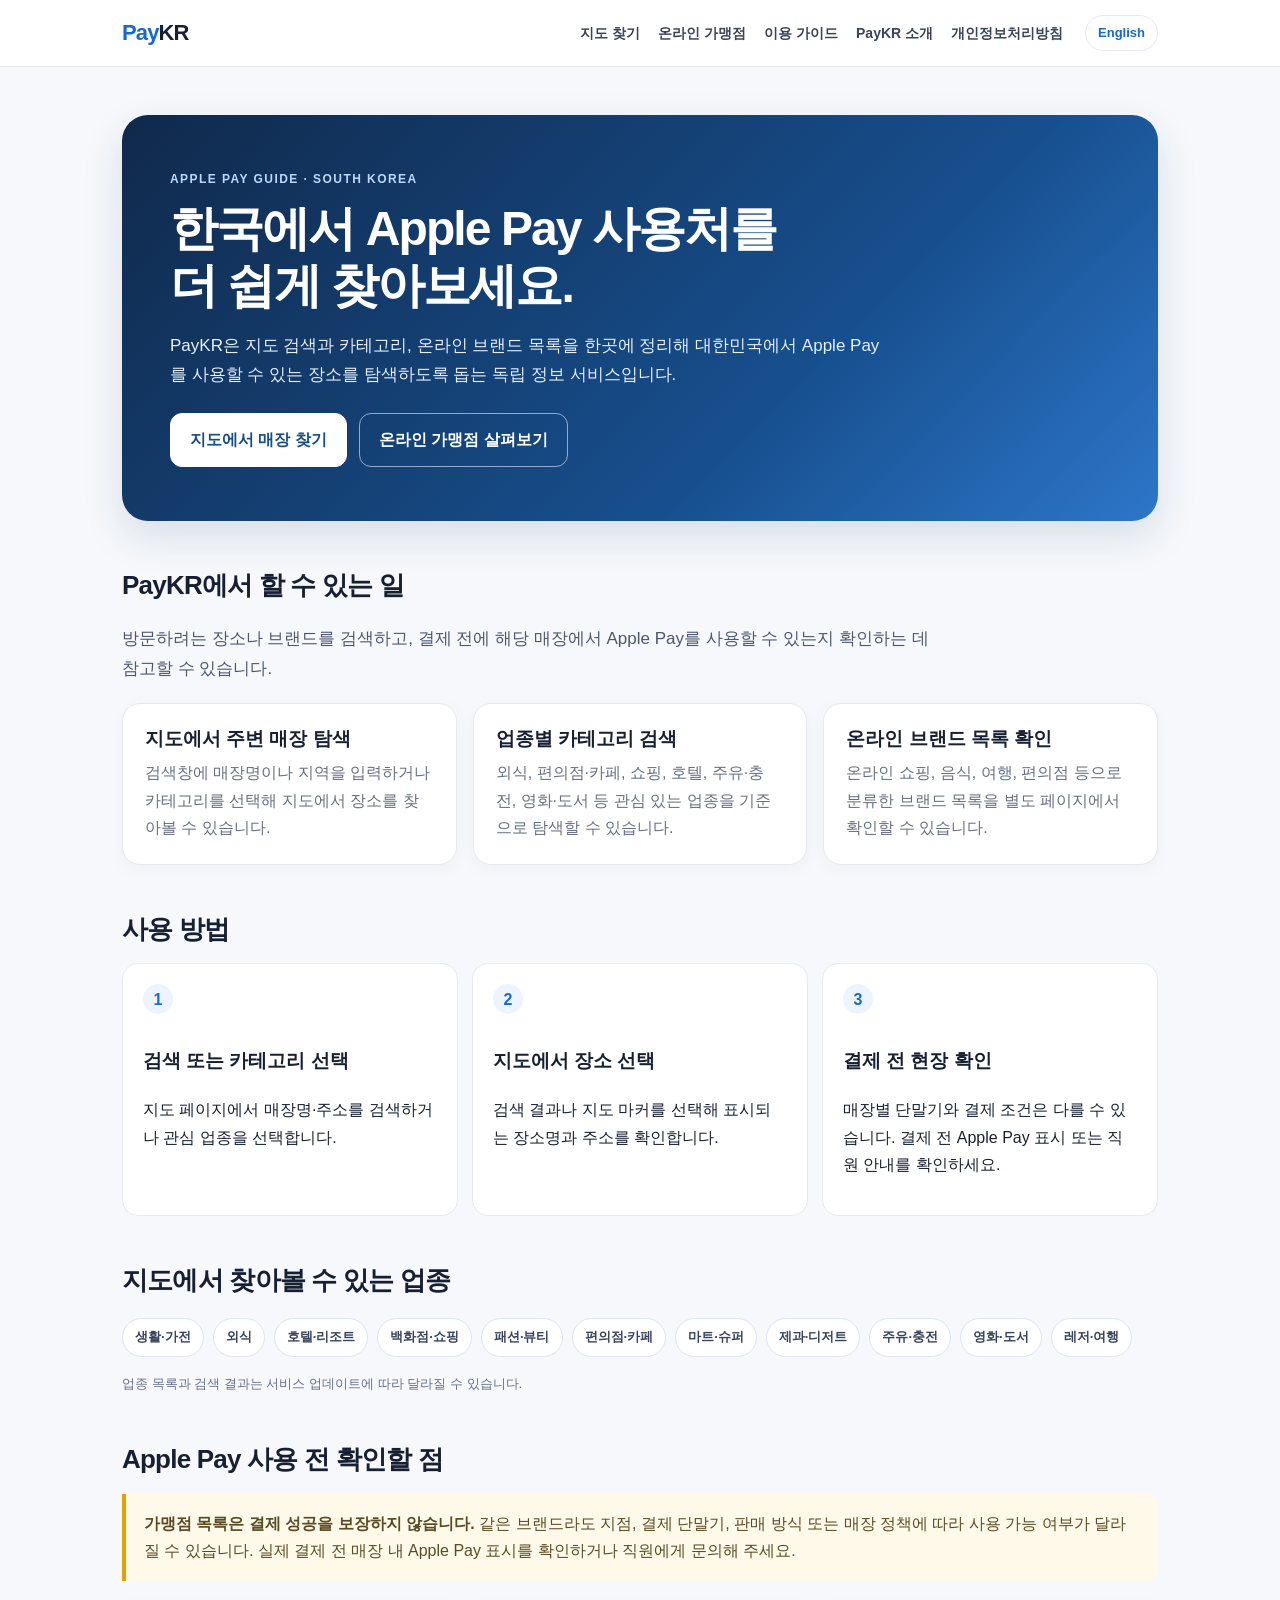
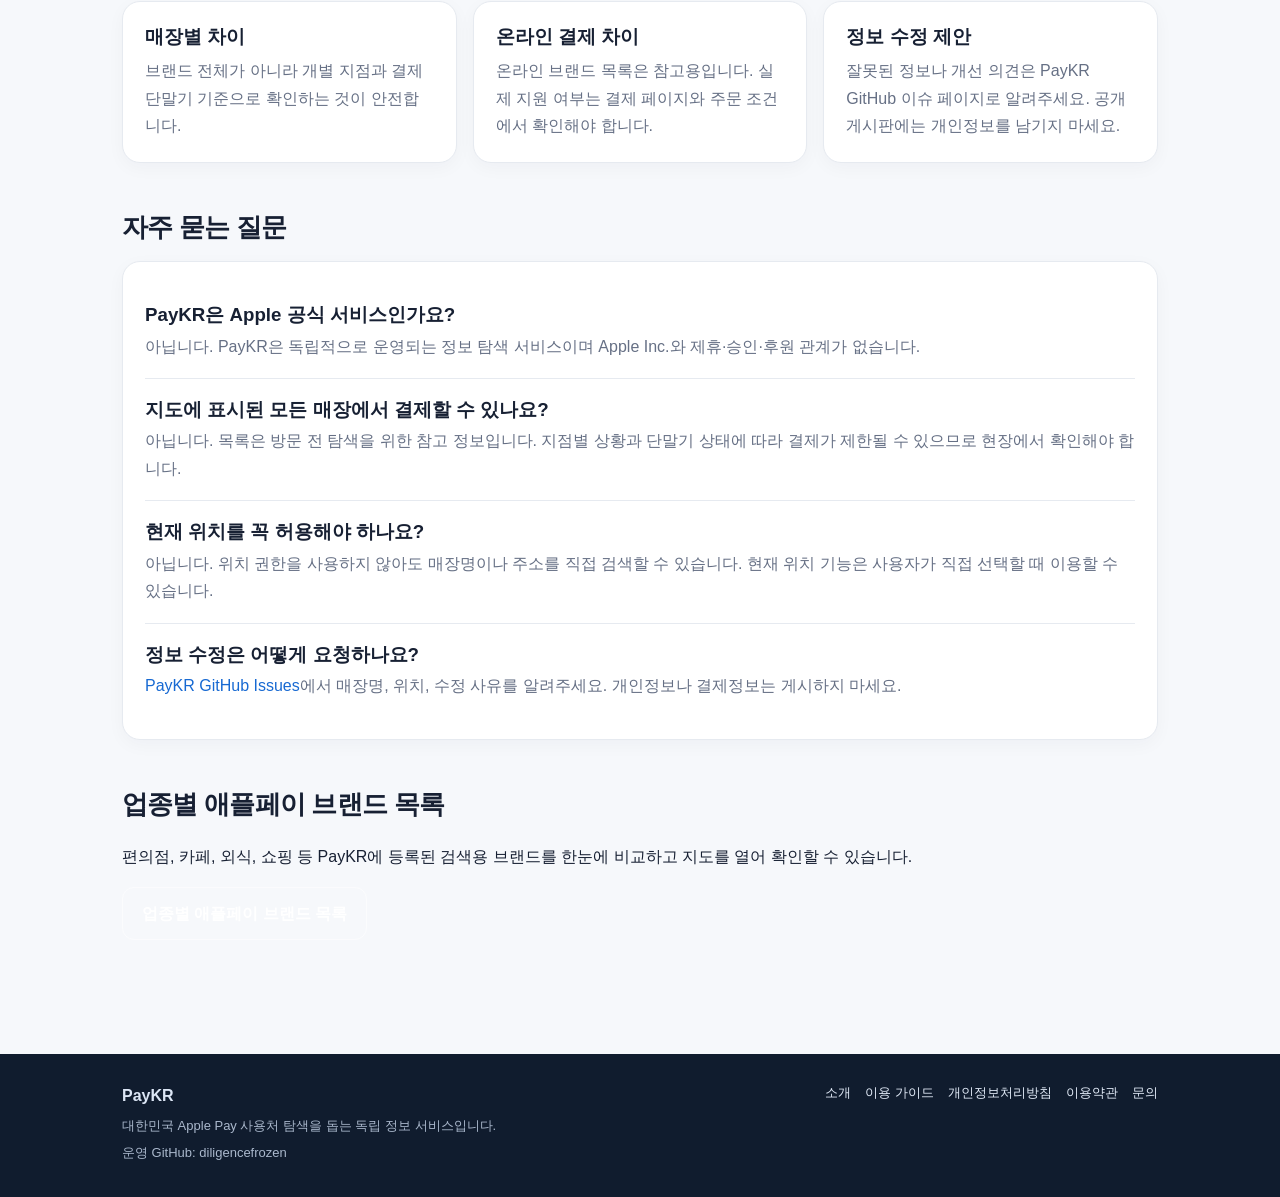
<file: index.html>
<!doctype html>
<html lang="ko">
<head>
<meta charset="utf-8">
<meta name="viewport" content="width=device-width, initial-scale=1">
<meta name="description" content="한국 애플페이(Apple Pay) 사용처를 찾아보세요. PayKR 지도, 업종별 브랜드 목록, 온라인 사용처 및 이용 가이드로 결제 전 정보를 확인할 수 있습니다.">
<meta name="author" content="diligencefrozen">
<meta name="google-site-verification" content="c4eTxK6D1wFIOq01h8LLX02-f44HSO5gXqCsqGhr8AE" />
<meta name="robots" content="index,follow">
<title>PayKR | 한국 애플페이 사용처·가맹점 찾기</title>
<link rel="canonical" href="https://diligencefrozen.github.io/">
<link rel="alternate" hreflang="ko" href="https://diligencefrozen.github.io/">
<link rel="alternate" hreflang="en" href="https://diligencefrozen.github.io/en/">
<link rel="alternate" hreflang="x-default" href="https://diligencefrozen.github.io/">
<link rel="stylesheet" href="/assets/style.css">
<script async src="https://pagead2.googlesyndication.com/pagead/js/adsbygoogle.js?client=ca-pub-3313505766731703"
     crossorigin="anonymous"></script>
<meta name="google-adsense-account" content="ca-pub-3313505766731703">
</head>
<body><a class="skip" href="#main">본문으로 건너뛰기</a>
<header class="site-header"><nav class="nav" aria-label="주요 메뉴">
<a class="brand" href="/"><span>Pay</span>KR</a><div class="nav-links"><a href="/PayKR/index.ko.html">지도 찾기</a><a href="/PayKR/online.ko.html">온라인 가맹점</a><a href="/guide.html">이용 가이드</a><a href="/about.html">PayKR 소개</a><a href="/privacy.html">개인정보처리방침</a></div><a class="lang" href="/en/" lang="en" hreflang="en">English</a>
</nav></header><main id="main">
<section class="hero">
<div class="eyebrow">APPLE PAY GUIDE · SOUTH KOREA</div>
<h1>한국에서 Apple Pay 사용처를<br>더 쉽게 찾아보세요.</h1>
<p>PayKR은 지도 검색과 카테고리, 온라인 브랜드 목록을 한곳에 정리해 대한민국에서 Apple Pay를 사용할 수 있는 장소를 탐색하도록 돕는 독립 정보 서비스입니다.</p>
<div class="actions"><a class="button primary" href="/PayKR/index.ko.html">지도에서 매장 찾기</a><a class="button ghost" href="/PayKR/online.ko.html">온라인 가맹점 살펴보기</a></div>
</section>
<section class="section">
<h2>PayKR에서 할 수 있는 일</h2>
<p class="lead">방문하려는 장소나 브랜드를 검색하고, 결제 전에 해당 매장에서 Apple Pay를 사용할 수 있는지 확인하는 데 참고할 수 있습니다.</p>
<div class="grid">
<article class="card"><h3>지도에서 주변 매장 탐색</h3><p>검색창에 매장명이나 지역을 입력하거나 카테고리를 선택해 지도에서 장소를 찾아볼 수 있습니다.</p></article>
<article class="card"><h3>업종별 카테고리 검색</h3><p>외식, 편의점·카페, 쇼핑, 호텔, 주유·충전, 영화·도서 등 관심 있는 업종을 기준으로 탐색할 수 있습니다.</p></article>
<article class="card"><h3>온라인 브랜드 목록 확인</h3><p>온라인 쇼핑, 음식, 여행, 편의점 등으로 분류한 브랜드 목록을 별도 페이지에서 확인할 수 있습니다.</p></article>
</div>
</section>
<section class="section">
<h2>사용 방법</h2>
<div class="steps">
<div class="step"><h3>검색 또는 카테고리 선택</h3><p>지도 페이지에서 매장명·주소를 검색하거나 관심 업종을 선택합니다.</p></div>
<div class="step"><h3>지도에서 장소 선택</h3><p>검색 결과나 지도 마커를 선택해 표시되는 장소명과 주소를 확인합니다.</p></div>
<div class="step"><h3>결제 전 현장 확인</h3><p>매장별 단말기와 결제 조건은 다를 수 있습니다. 결제 전 Apple Pay 표시 또는 직원 안내를 확인하세요.</p></div>
</div>
</section>
<section class="section">
<h2>지도에서 찾아볼 수 있는 업종</h2>
<div class="pills"><span class="pill">생활·가전</span><span class="pill">외식</span><span class="pill">호텔·리조트</span><span class="pill">백화점·쇼핑</span><span class="pill">패션·뷰티</span><span class="pill">편의점·카페</span><span class="pill">마트·슈퍼</span><span class="pill">제과·디저트</span><span class="pill">주유·충전</span><span class="pill">영화·도서</span><span class="pill">레저·여행</span></div>
<p class="small">업종 목록과 검색 결과는 서비스 업데이트에 따라 달라질 수 있습니다.</p>
</section>
<section class="section">
<h2>Apple Pay 사용 전 확인할 점</h2>
<div class="note"><strong>가맹점 목록은 결제 성공을 보장하지 않습니다.</strong> 같은 브랜드라도 지점, 결제 단말기, 판매 방식 또는 매장 정책에 따라 사용 가능 여부가 달라질 수 있습니다. 실제 결제 전 매장 내 Apple Pay 표시를 확인하거나 직원에게 문의해 주세요.</div>
<div class="grid">
<article class="card"><h3>매장별 차이</h3><p>브랜드 전체가 아니라 개별 지점과 결제 단말기 기준으로 확인하는 것이 안전합니다.</p></article>
<article class="card"><h3>온라인 결제 차이</h3><p>온라인 브랜드 목록은 참고용입니다. 실제 지원 여부는 결제 페이지와 주문 조건에서 확인해야 합니다.</p></article>
<article class="card"><h3>정보 수정 제안</h3><p>잘못된 정보나 개선 의견은 PayKR GitHub 이슈 페이지로 알려주세요. 공개 게시판에는 개인정보를 남기지 마세요.</p></article>
</div>
</section>
<section class="section">
<h2>자주 묻는 질문</h2>
<div class="card">
<div class="faq"><h3>PayKR은 Apple 공식 서비스인가요?</h3><p>아닙니다. PayKR은 독립적으로 운영되는 정보 탐색 서비스이며 Apple Inc.와 제휴·승인·후원 관계가 없습니다.</p></div>
<div class="faq"><h3>지도에 표시된 모든 매장에서 결제할 수 있나요?</h3><p>아닙니다. 목록은 방문 전 탐색을 위한 참고 정보입니다. 지점별 상황과 단말기 상태에 따라 결제가 제한될 수 있으므로 현장에서 확인해야 합니다.</p></div>
<div class="faq"><h3>현재 위치를 꼭 허용해야 하나요?</h3><p>아닙니다. 위치 권한을 사용하지 않아도 매장명이나 주소를 직접 검색할 수 있습니다. 현재 위치 기능은 사용자가 직접 선택할 때 이용할 수 있습니다.</p></div>
<div class="faq"><h3>정보 수정은 어떻게 요청하나요?</h3><p><a href="https://github.com/diligencefrozen/PayKR/issues">PayKR GitHub Issues</a>에서 매장명, 위치, 수정 사유를 알려주세요. 개인정보나 결제정보는 게시하지 마세요.</p></div>
</div>
</section>
<section class="section"><h2>업종별 애플페이 브랜드 목록</h2><p>편의점, 카페, 외식, 쇼핑 등 PayKR에 등록된 검색용 브랜드를 한눈에 비교하고 지도를 열어 확인할 수 있습니다.</p><a class="button ghost" href="/PayKR/brands.ko.html">업종별 애플페이 브랜드 목록</a></section>
</main><footer class="site-footer"><div class="footer-inner">
<div><strong>PayKR</strong><p>대한민국 Apple Pay 사용처 탐색을 돕는 독립 정보 서비스입니다.</p><p>운영 GitHub: diligencefrozen</p></div>
<div class="footer-links"><a href="/about.html">소개</a><a href="/guide.html">이용 가이드</a><a href="/privacy.html">개인정보처리방침</a><a href="/terms.html">이용약관</a><a href="/contact.html">문의</a></div>
</div></footer>
</body>
</html>
</file>
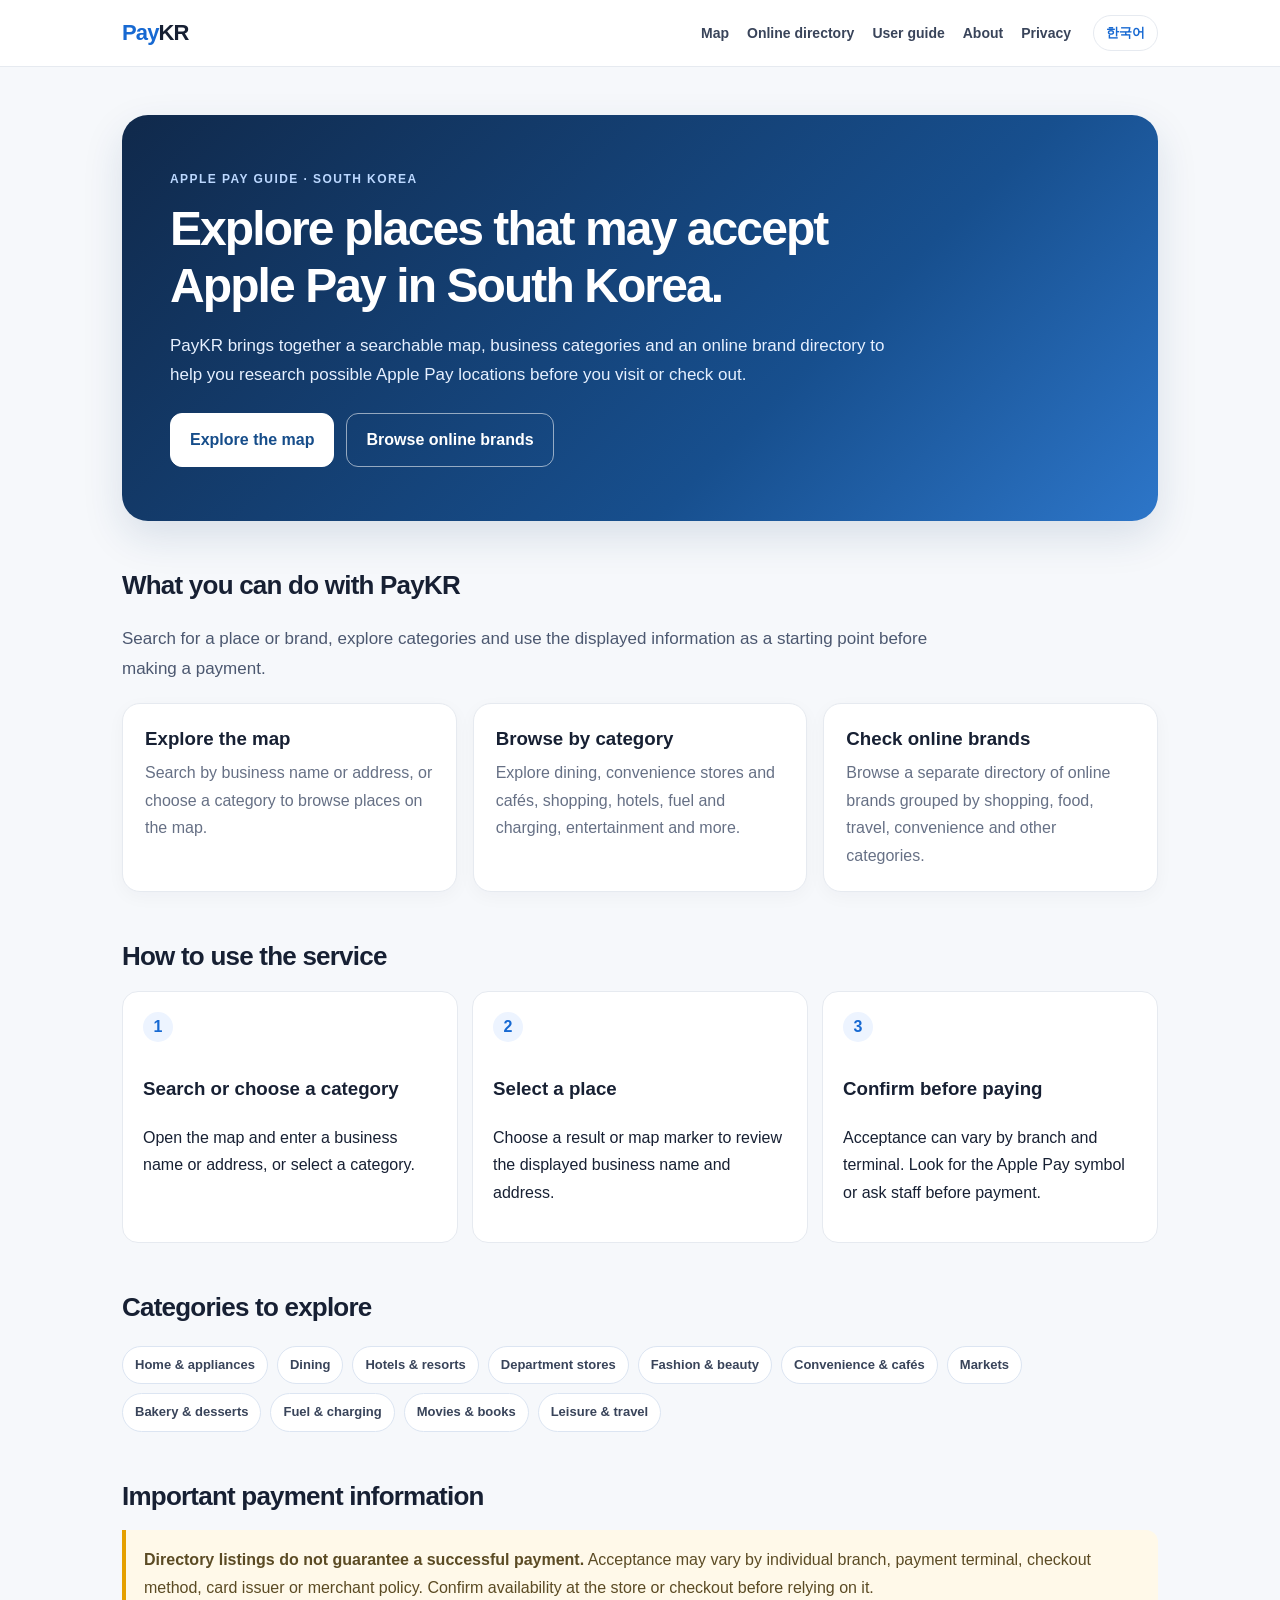
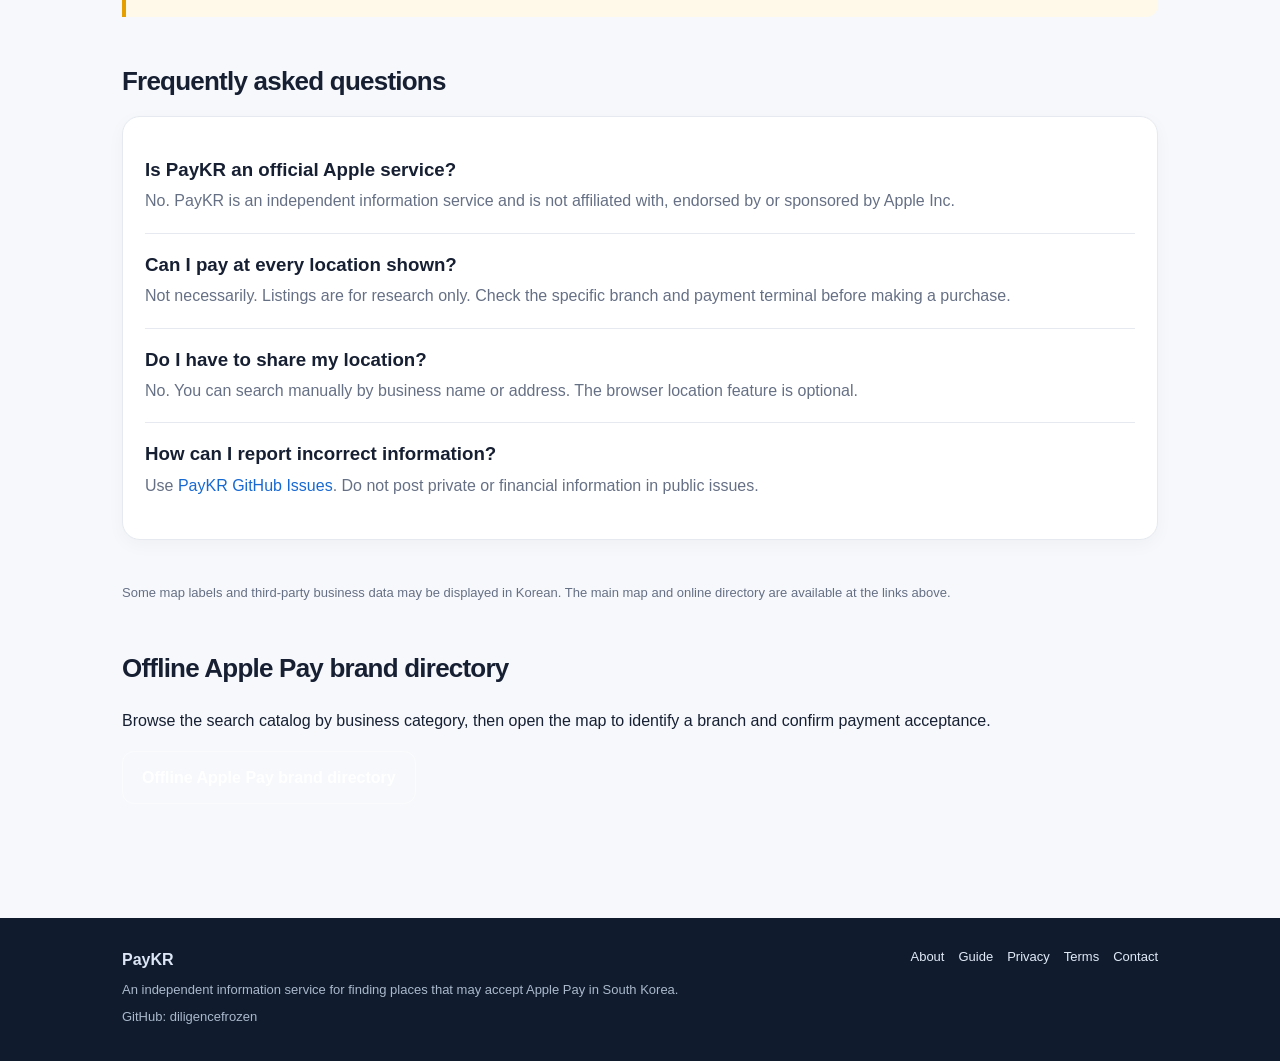
<file: en/index.html>
<!doctype html>
<html lang="en">
<head>
<meta charset="utf-8">
<meta name="viewport" content="width=device-width, initial-scale=1">
<meta name="description" content="Explore possible Apple Pay locations in South Korea with a store map, offline brand directory, online directory and practical payment guide.">
<meta name="author" content="diligencefrozen">
<meta name="robots" content="index,follow">
<title>PayKR | Find Apple Pay Merchants in South Korea</title>
<link rel="canonical" href="https://diligencefrozen.github.io/en/">
<link rel="alternate" hreflang="ko" href="https://diligencefrozen.github.io/">
<link rel="alternate" hreflang="en" href="https://diligencefrozen.github.io/en/">
<link rel="alternate" hreflang="x-default" href="https://diligencefrozen.github.io/">
<link rel="stylesheet" href="/assets/style.css">
<script async src="https://pagead2.googlesyndication.com/pagead/js/adsbygoogle.js?client=ca-pub-3313505766731703"
     crossorigin="anonymous"></script>
<meta name="google-adsense-account" content="ca-pub-3313505766731703">
</head>
<body><a class="skip" href="#main">Skip to main content</a>
<header class="site-header"><nav class="nav" aria-label="Main navigation">
<a class="brand" href="/en/"><span>Pay</span>KR</a><div class="nav-links"><a href="/PayKR/">Map</a><a href="/PayKR/online.html">Online directory</a><a href="/en/guide.html">User guide</a><a href="/en/about.html">About</a><a href="/en/privacy.html">Privacy</a></div><a class="lang" href="/" lang="ko" hreflang="ko">한국어</a>
</nav></header><main id="main">
<section class="hero">
<div class="eyebrow">APPLE PAY GUIDE · SOUTH KOREA</div>
<h1>Explore places that may accept Apple Pay in South Korea.</h1>
<p>PayKR brings together a searchable map, business categories and an online brand directory to help you research possible Apple Pay locations before you visit or check out.</p>
<div class="actions"><a class="button primary" href="/PayKR/">Explore the map</a><a class="button ghost" href="/PayKR/online.html">Browse online brands</a></div>
</section>
<section class="section"><h2>What you can do with PayKR</h2><p class="lead">Search for a place or brand, explore categories and use the displayed information as a starting point before making a payment.</p>
<div class="grid">
<article class="card"><h3>Explore the map</h3><p>Search by business name or address, or choose a category to browse places on the map.</p></article>
<article class="card"><h3>Browse by category</h3><p>Explore dining, convenience stores and cafés, shopping, hotels, fuel and charging, entertainment and more.</p></article>
<article class="card"><h3>Check online brands</h3><p>Browse a separate directory of online brands grouped by shopping, food, travel, convenience and other categories.</p></article>
</div></section>
<section class="section"><h2>How to use the service</h2><div class="steps">
<div class="step"><h3>Search or choose a category</h3><p>Open the map and enter a business name or address, or select a category.</p></div>
<div class="step"><h3>Select a place</h3><p>Choose a result or map marker to review the displayed business name and address.</p></div>
<div class="step"><h3>Confirm before paying</h3><p>Acceptance can vary by branch and terminal. Look for the Apple Pay symbol or ask staff before payment.</p></div>
</div></section>
<section class="section"><h2>Categories to explore</h2><div class="pills"><span class="pill">Home & appliances</span><span class="pill">Dining</span><span class="pill">Hotels & resorts</span><span class="pill">Department stores</span><span class="pill">Fashion & beauty</span><span class="pill">Convenience & cafés</span><span class="pill">Markets</span><span class="pill">Bakery & desserts</span><span class="pill">Fuel & charging</span><span class="pill">Movies & books</span><span class="pill">Leisure & travel</span></div></section>
<section class="section"><h2>Important payment information</h2><div class="note"><strong>Directory listings do not guarantee a successful payment.</strong> Acceptance may vary by individual branch, payment terminal, checkout method, card issuer or merchant policy. Confirm availability at the store or checkout before relying on it.</div></section>
<section class="section"><h2>Frequently asked questions</h2><div class="card">
<div class="faq"><h3>Is PayKR an official Apple service?</h3><p>No. PayKR is an independent information service and is not affiliated with, endorsed by or sponsored by Apple Inc.</p></div>
<div class="faq"><h3>Can I pay at every location shown?</h3><p>Not necessarily. Listings are for research only. Check the specific branch and payment terminal before making a purchase.</p></div>
<div class="faq"><h3>Do I have to share my location?</h3><p>No. You can search manually by business name or address. The browser location feature is optional.</p></div>
<div class="faq"><h3>How can I report incorrect information?</h3><p>Use <a href="https://github.com/diligencefrozen/PayKR/issues">PayKR GitHub Issues</a>. Do not post private or financial information in public issues.</p></div>
</div></section>
<p class="small">Some map labels and third-party business data may be displayed in Korean. The main map and online directory are available at the links above.</p>
<section class="section"><h2>Offline Apple Pay brand directory</h2><p>Browse the search catalog by business category, then open the map to identify a branch and confirm payment acceptance.</p><a class="button ghost" href="/PayKR/brands.html">Offline Apple Pay brand directory</a></section>
</main><footer class="site-footer"><div class="footer-inner">
<div><strong>PayKR</strong><p>An independent information service for finding places that may accept Apple Pay in South Korea.</p><p>GitHub: diligencefrozen</p></div>
<div class="footer-links"><a href="/en/about.html">About</a><a href="/en/guide.html">Guide</a><a href="/en/privacy.html">Privacy</a><a href="/en/terms.html">Terms</a><a href="/en/contact.html">Contact</a></div>
</div></footer>
</body>
</html>
</file>
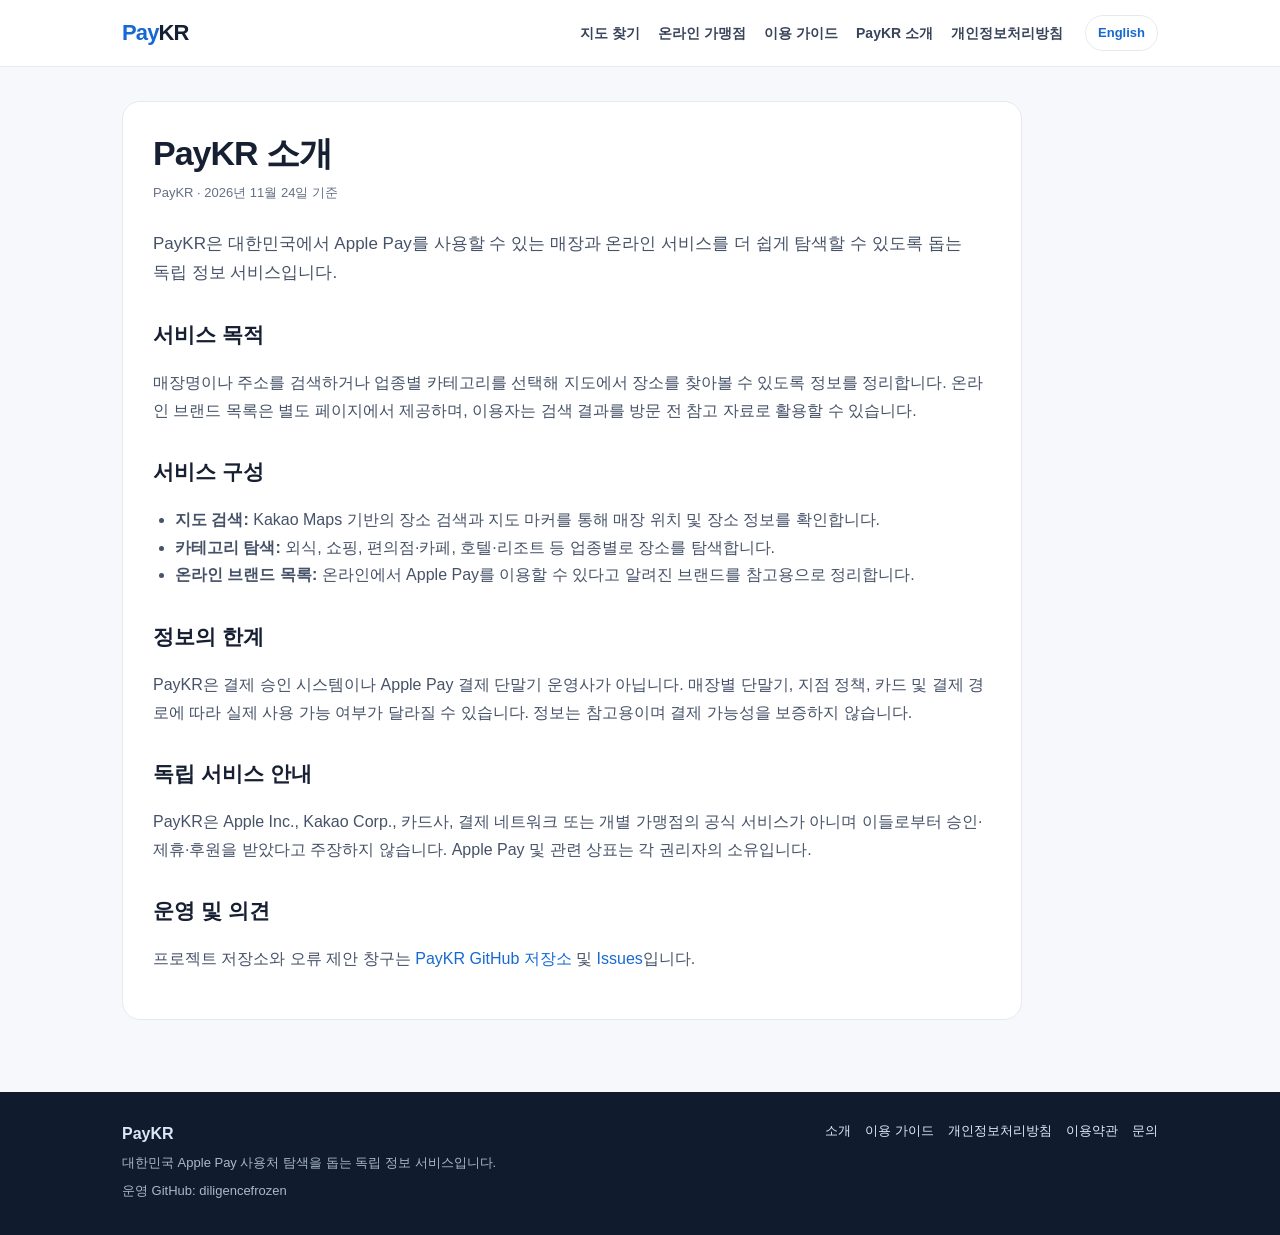
<file: about.html>
<!doctype html>
<html lang="ko">
<head>
<meta charset="utf-8">
<meta name="viewport" content="width=device-width, initial-scale=1">
<meta name="description" content="PayKR의 목적과 운영 방식, 독립 서비스 안내.">
<meta name="author" content="diligencefrozen">
<meta name="robots" content="index,follow">
<title>PayKR 소개 | 대한민국 Apple Pay 사용처 정보</title>
<link rel="canonical" href="https://diligencefrozen.github.io/about.html">
<link rel="alternate" hreflang="ko" href="https://diligencefrozen.github.io/about.html">
<link rel="alternate" hreflang="en" href="https://diligencefrozen.github.io/en/about.html">
<link rel="alternate" hreflang="x-default" href="https://diligencefrozen.github.io/about.html">
<link rel="stylesheet" href="/assets/style.css">
<script async src="https://pagead2.googlesyndication.com/pagead/js/adsbygoogle.js?client=ca-pub-3313505766731703"
     crossorigin="anonymous"></script>
</head><a class="skip" href="#main">본문으로 건너뛰기</a>
<header class="site-header"><nav class="nav" aria-label="주요 메뉴">
<a class="brand" href="/"><span>Pay</span>KR</a><div class="nav-links"><a href="/PayKR/">지도 찾기</a><a href="/PayKR/online.html">온라인 가맹점</a><a href="/guide.html">이용 가이드</a><a href="/about.html">PayKR 소개</a><a href="/privacy.html">개인정보처리방침</a></div><a class="lang" href="/en/" lang="en" hreflang="en">English</a>
</nav></header><main id="main"><article class="prose"><h1>PayKR 소개</h1><div class="meta">PayKR · 2026년 11월 24일 기준</div><p class="lead">PayKR은 대한민국에서 Apple Pay를 사용할 수 있는 매장과 온라인 서비스를 더 쉽게 탐색할 수 있도록 돕는 독립 정보 서비스입니다.</p>
<h2>서비스 목적</h2><p>매장명이나 주소를 검색하거나 업종별 카테고리를 선택해 지도에서 장소를 찾아볼 수 있도록 정보를 정리합니다. 온라인 브랜드 목록은 별도 페이지에서 제공하며, 이용자는 검색 결과를 방문 전 참고 자료로 활용할 수 있습니다.</p>
<h2>서비스 구성</h2><ul><li><strong>지도 검색:</strong> Kakao Maps 기반의 장소 검색과 지도 마커를 통해 매장 위치 및 장소 정보를 확인합니다.</li><li><strong>카테고리 탐색:</strong> 외식, 쇼핑, 편의점·카페, 호텔·리조트 등 업종별로 장소를 탐색합니다.</li><li><strong>온라인 브랜드 목록:</strong> 온라인에서 Apple Pay를 이용할 수 있다고 알려진 브랜드를 참고용으로 정리합니다.</li></ul>
<h2>정보의 한계</h2><p>PayKR은 결제 승인 시스템이나 Apple Pay 결제 단말기 운영사가 아닙니다. 매장별 단말기, 지점 정책, 카드 및 결제 경로에 따라 실제 사용 가능 여부가 달라질 수 있습니다. 정보는 참고용이며 결제 가능성을 보증하지 않습니다.</p>
<h2>독립 서비스 안내</h2><p>PayKR은 Apple Inc., Kakao Corp., 카드사, 결제 네트워크 또는 개별 가맹점의 공식 서비스가 아니며 이들로부터 승인·제휴·후원을 받았다고 주장하지 않습니다. Apple Pay 및 관련 상표는 각 권리자의 소유입니다.</p>
<h2>운영 및 의견</h2><p>프로젝트 저장소와 오류 제안 창구는 <a href="https://github.com/diligencefrozen/PayKR">PayKR GitHub 저장소</a> 및 <a href="https://github.com/diligencefrozen/PayKR/issues">Issues</a>입니다.</p></article></main><footer class="site-footer"><div class="footer-inner">
<div><strong>PayKR</strong><p>대한민국 Apple Pay 사용처 탐색을 돕는 독립 정보 서비스입니다.</p><p>운영 GitHub: diligencefrozen</p></div>
<div class="footer-links"><a href="/about.html">소개</a><a href="/guide.html">이용 가이드</a><a href="/privacy.html">개인정보처리방침</a><a href="/terms.html">이용약관</a><a href="/contact.html">문의</a></div>
</div></footer>
</body>
</html>
</file>
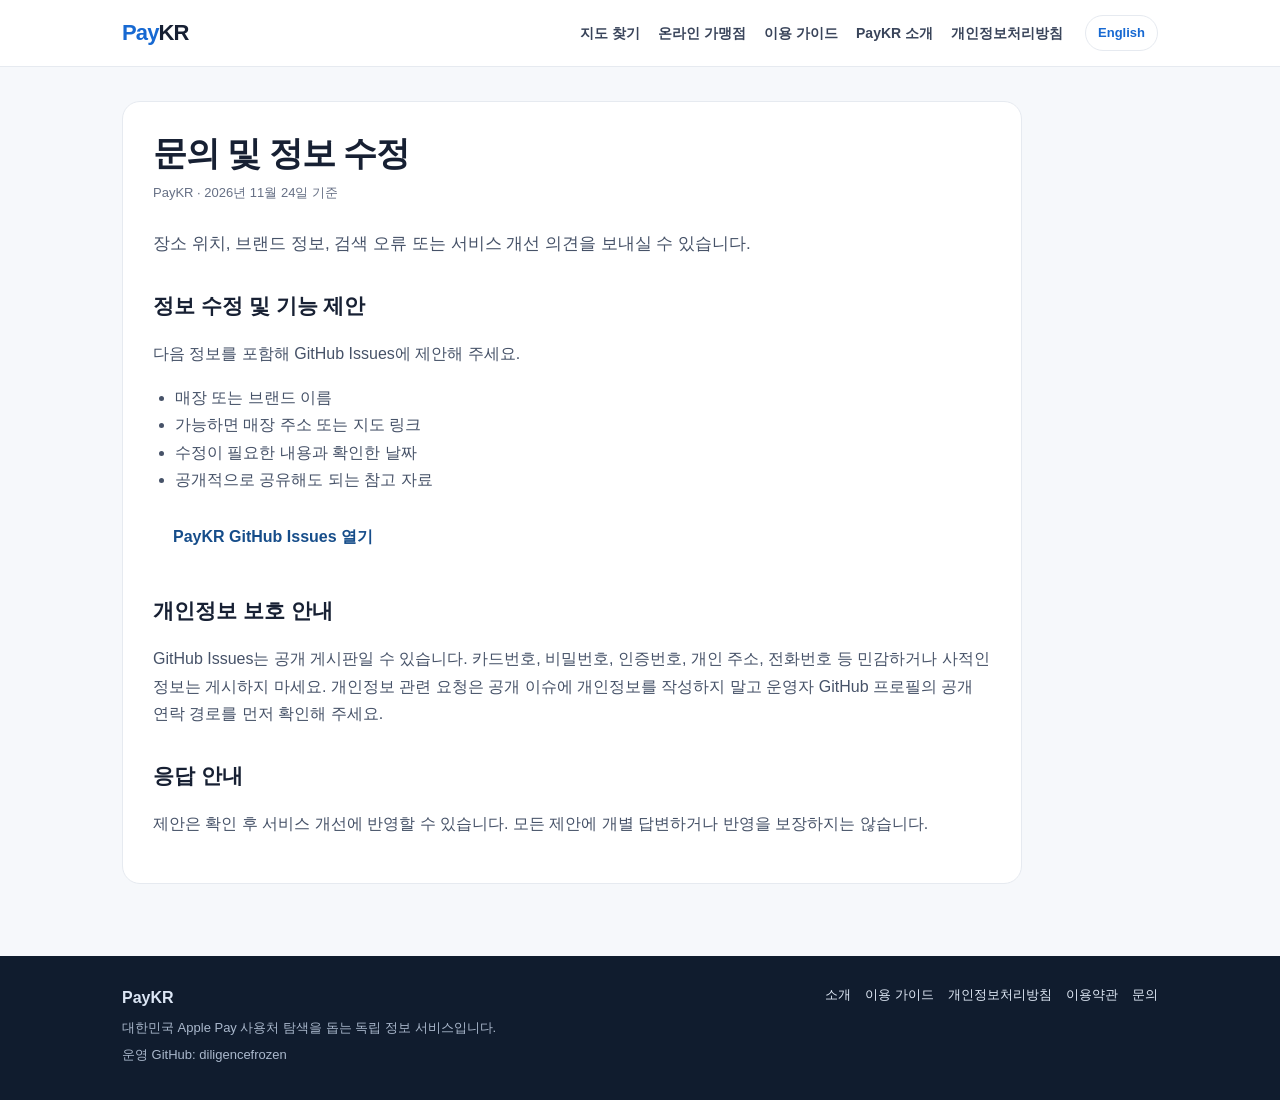
<file: contact.html>
<!doctype html>
<html lang="ko">
<head>
<meta charset="utf-8">
<meta name="viewport" content="width=device-width, initial-scale=1">
<meta name="description" content="PayKR 장소 정보 오류, 브랜드 정보 수정 및 서비스 문의 방법.">
<meta name="author" content="diligencefrozen">
<meta name="robots" content="index,follow">
<title>문의 및 정보 수정 | PayKR</title>
<link rel="canonical" href="https://diligencefrozen.github.io/contact.html">
<link rel="alternate" hreflang="ko" href="https://diligencefrozen.github.io/contact.html">
<link rel="alternate" hreflang="en" href="https://diligencefrozen.github.io/en/contact.html">
<link rel="alternate" hreflang="x-default" href="https://diligencefrozen.github.io/contact.html">
<link rel="stylesheet" href="/assets/style.css">
<script async src="https://pagead2.googlesyndication.com/pagead/js/adsbygoogle.js?client=ca-pub-3313505766731703"
     crossorigin="anonymous"></script>
</head><a class="skip" href="#main">본문으로 건너뛰기</a>
<header class="site-header"><nav class="nav" aria-label="주요 메뉴">
<a class="brand" href="/"><span>Pay</span>KR</a><div class="nav-links"><a href="/PayKR/">지도 찾기</a><a href="/PayKR/online.html">온라인 가맹점</a><a href="/guide.html">이용 가이드</a><a href="/about.html">PayKR 소개</a><a href="/privacy.html">개인정보처리방침</a></div><a class="lang" href="/en/" lang="en" hreflang="en">English</a>
</nav></header><main id="main"><article class="prose"><h1>문의 및 정보 수정</h1><div class="meta">PayKR · 2026년 11월 24일 기준</div><p class="lead">장소 위치, 브랜드 정보, 검색 오류 또는 서비스 개선 의견을 보내실 수 있습니다.</p>
<h2>정보 수정 및 기능 제안</h2><p>다음 정보를 포함해 GitHub Issues에 제안해 주세요.</p><ul><li>매장 또는 브랜드 이름</li><li>가능하면 매장 주소 또는 지도 링크</li><li>수정이 필요한 내용과 확인한 날짜</li><li>공개적으로 공유해도 되는 참고 자료</li></ul>
<p><a class="button primary" href="https://github.com/diligencefrozen/PayKR/issues">PayKR GitHub Issues 열기</a></p>
<h2>개인정보 보호 안내</h2><p>GitHub Issues는 공개 게시판일 수 있습니다. 카드번호, 비밀번호, 인증번호, 개인 주소, 전화번호 등 민감하거나 사적인 정보는 게시하지 마세요. 개인정보 관련 요청은 공개 이슈에 개인정보를 작성하지 말고 운영자 GitHub 프로필의 공개 연락 경로를 먼저 확인해 주세요.</p>
<h2>응답 안내</h2><p>제안은 확인 후 서비스 개선에 반영할 수 있습니다. 모든 제안에 개별 답변하거나 반영을 보장하지는 않습니다.</p></article></main><footer class="site-footer"><div class="footer-inner">
<div><strong>PayKR</strong><p>대한민국 Apple Pay 사용처 탐색을 돕는 독립 정보 서비스입니다.</p><p>운영 GitHub: diligencefrozen</p></div>
<div class="footer-links"><a href="/about.html">소개</a><a href="/guide.html">이용 가이드</a><a href="/privacy.html">개인정보처리방침</a><a href="/terms.html">이용약관</a><a href="/contact.html">문의</a></div>
</div></footer>
</body>
</html>
</file>
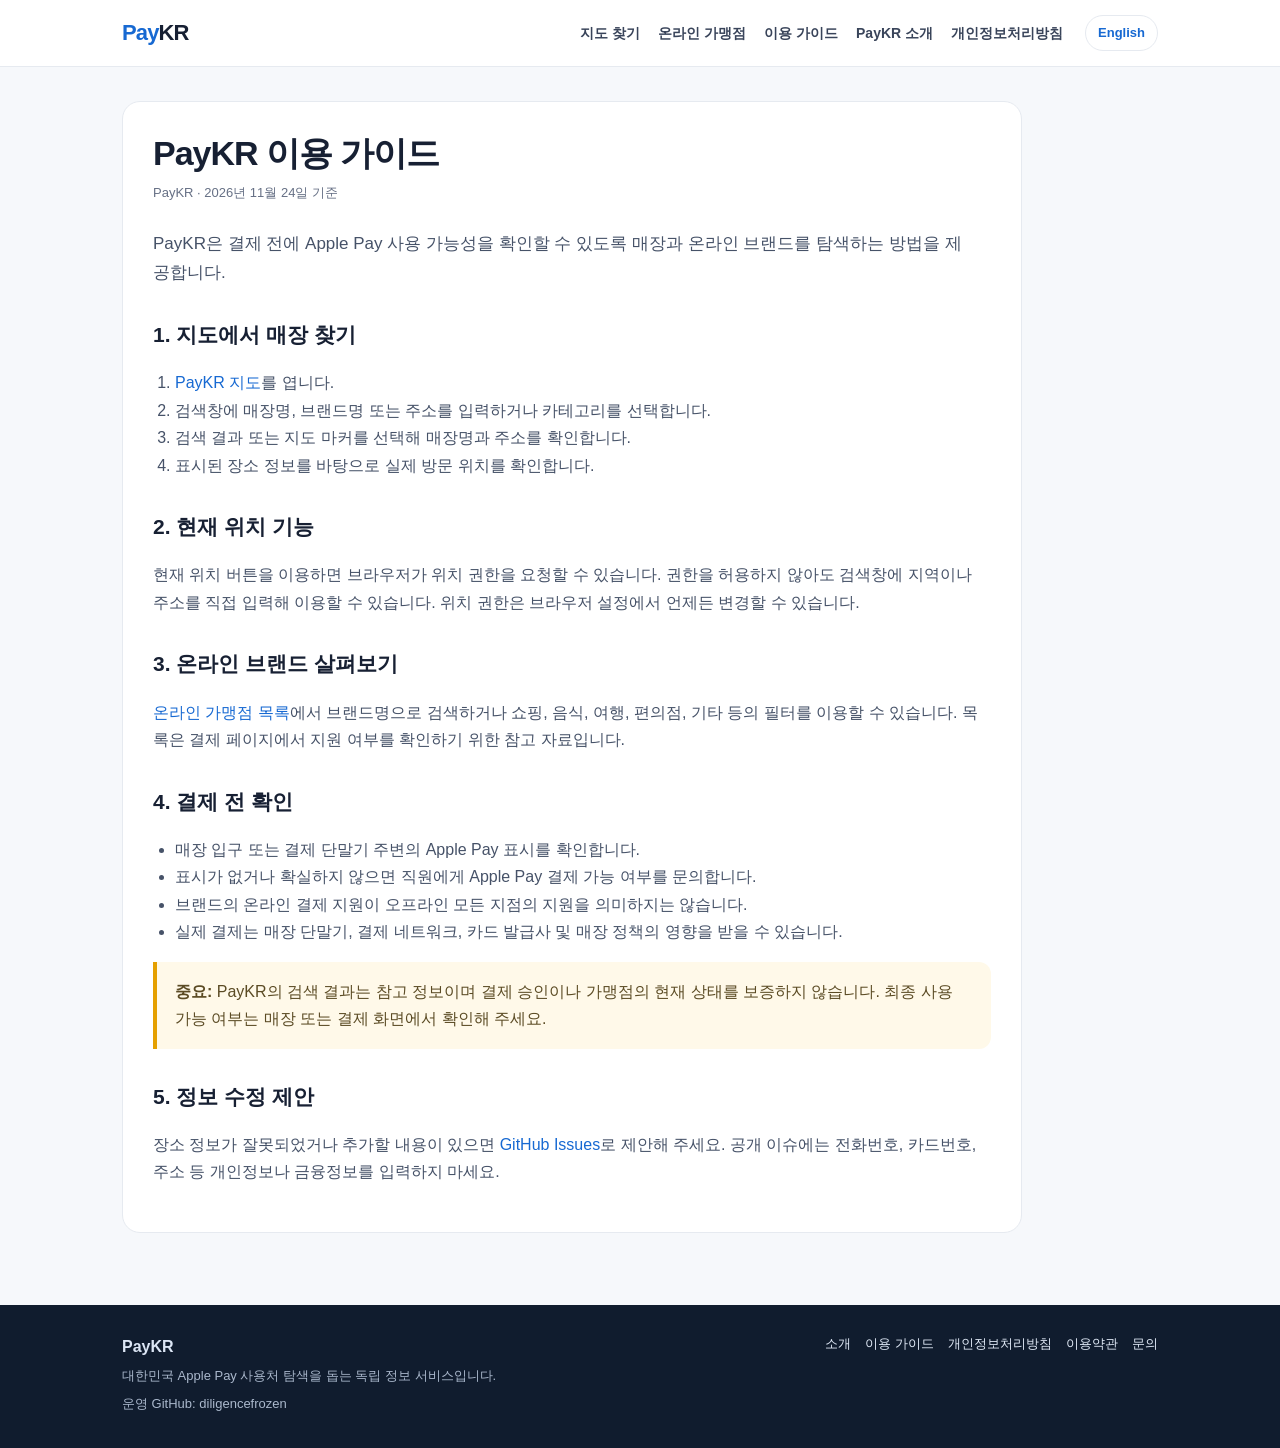
<file: guide.html>
<!doctype html>
<html lang="ko">
<head>
<meta charset="utf-8">
<meta name="viewport" content="width=device-width, initial-scale=1">
<meta name="description" content="PayKR 지도와 온라인 브랜드 목록을 이용하는 방법 및 결제 전 확인 사항.">
<meta name="author" content="diligencefrozen">
<meta name="robots" content="index,follow">
<title>이용 가이드 | PayKR</title>
<link rel="canonical" href="https://diligencefrozen.github.io/guide.html">
<link rel="alternate" hreflang="ko" href="https://diligencefrozen.github.io/guide.html">
<link rel="alternate" hreflang="en" href="https://diligencefrozen.github.io/en/guide.html">
<link rel="alternate" hreflang="x-default" href="https://diligencefrozen.github.io/guide.html">
<link rel="stylesheet" href="/assets/style.css">
<script async src="https://pagead2.googlesyndication.com/pagead/js/adsbygoogle.js?client=ca-pub-3313505766731703"
     crossorigin="anonymous"></script>
</head><a class="skip" href="#main">본문으로 건너뛰기</a>
<header class="site-header"><nav class="nav" aria-label="주요 메뉴">
<a class="brand" href="/"><span>Pay</span>KR</a><div class="nav-links"><a href="/PayKR/">지도 찾기</a><a href="/PayKR/online.html">온라인 가맹점</a><a href="/guide.html">이용 가이드</a><a href="/about.html">PayKR 소개</a><a href="/privacy.html">개인정보처리방침</a></div><a class="lang" href="/en/" lang="en" hreflang="en">English</a>
</nav></header><main id="main"><article class="prose"><h1>PayKR 이용 가이드</h1><div class="meta">PayKR · 2026년 11월 24일 기준</div><p class="lead">PayKR은 결제 전에 Apple Pay 사용 가능성을 확인할 수 있도록 매장과 온라인 브랜드를 탐색하는 방법을 제공합니다.</p>
<h2>1. 지도에서 매장 찾기</h2><ol><li><a href="/PayKR/">PayKR 지도</a>를 엽니다.</li><li>검색창에 매장명, 브랜드명 또는 주소를 입력하거나 카테고리를 선택합니다.</li><li>검색 결과 또는 지도 마커를 선택해 매장명과 주소를 확인합니다.</li><li>표시된 장소 정보를 바탕으로 실제 방문 위치를 확인합니다.</li></ol>
<h2>2. 현재 위치 기능</h2><p>현재 위치 버튼을 이용하면 브라우저가 위치 권한을 요청할 수 있습니다. 권한을 허용하지 않아도 검색창에 지역이나 주소를 직접 입력해 이용할 수 있습니다. 위치 권한은 브라우저 설정에서 언제든 변경할 수 있습니다.</p>
<h2>3. 온라인 브랜드 살펴보기</h2><p><a href="/PayKR/online.html">온라인 가맹점 목록</a>에서 브랜드명으로 검색하거나 쇼핑, 음식, 여행, 편의점, 기타 등의 필터를 이용할 수 있습니다. 목록은 결제 페이지에서 지원 여부를 확인하기 위한 참고 자료입니다.</p>
<h2>4. 결제 전 확인</h2><ul><li>매장 입구 또는 결제 단말기 주변의 Apple Pay 표시를 확인합니다.</li><li>표시가 없거나 확실하지 않으면 직원에게 Apple Pay 결제 가능 여부를 문의합니다.</li><li>브랜드의 온라인 결제 지원이 오프라인 모든 지점의 지원을 의미하지는 않습니다.</li><li>실제 결제는 매장 단말기, 결제 네트워크, 카드 발급사 및 매장 정책의 영향을 받을 수 있습니다.</li></ul>
<div class="note"><strong>중요:</strong> PayKR의 검색 결과는 참고 정보이며 결제 승인이나 가맹점의 현재 상태를 보증하지 않습니다. 최종 사용 가능 여부는 매장 또는 결제 화면에서 확인해 주세요.</div>
<h2>5. 정보 수정 제안</h2><p>장소 정보가 잘못되었거나 추가할 내용이 있으면 <a href="https://github.com/diligencefrozen/PayKR/issues">GitHub Issues</a>로 제안해 주세요. 공개 이슈에는 전화번호, 카드번호, 주소 등 개인정보나 금융정보를 입력하지 마세요.</p></article></main><footer class="site-footer"><div class="footer-inner">
<div><strong>PayKR</strong><p>대한민국 Apple Pay 사용처 탐색을 돕는 독립 정보 서비스입니다.</p><p>운영 GitHub: diligencefrozen</p></div>
<div class="footer-links"><a href="/about.html">소개</a><a href="/guide.html">이용 가이드</a><a href="/privacy.html">개인정보처리방침</a><a href="/terms.html">이용약관</a><a href="/contact.html">문의</a></div>
</div></footer>
</body>
</html>
</file>
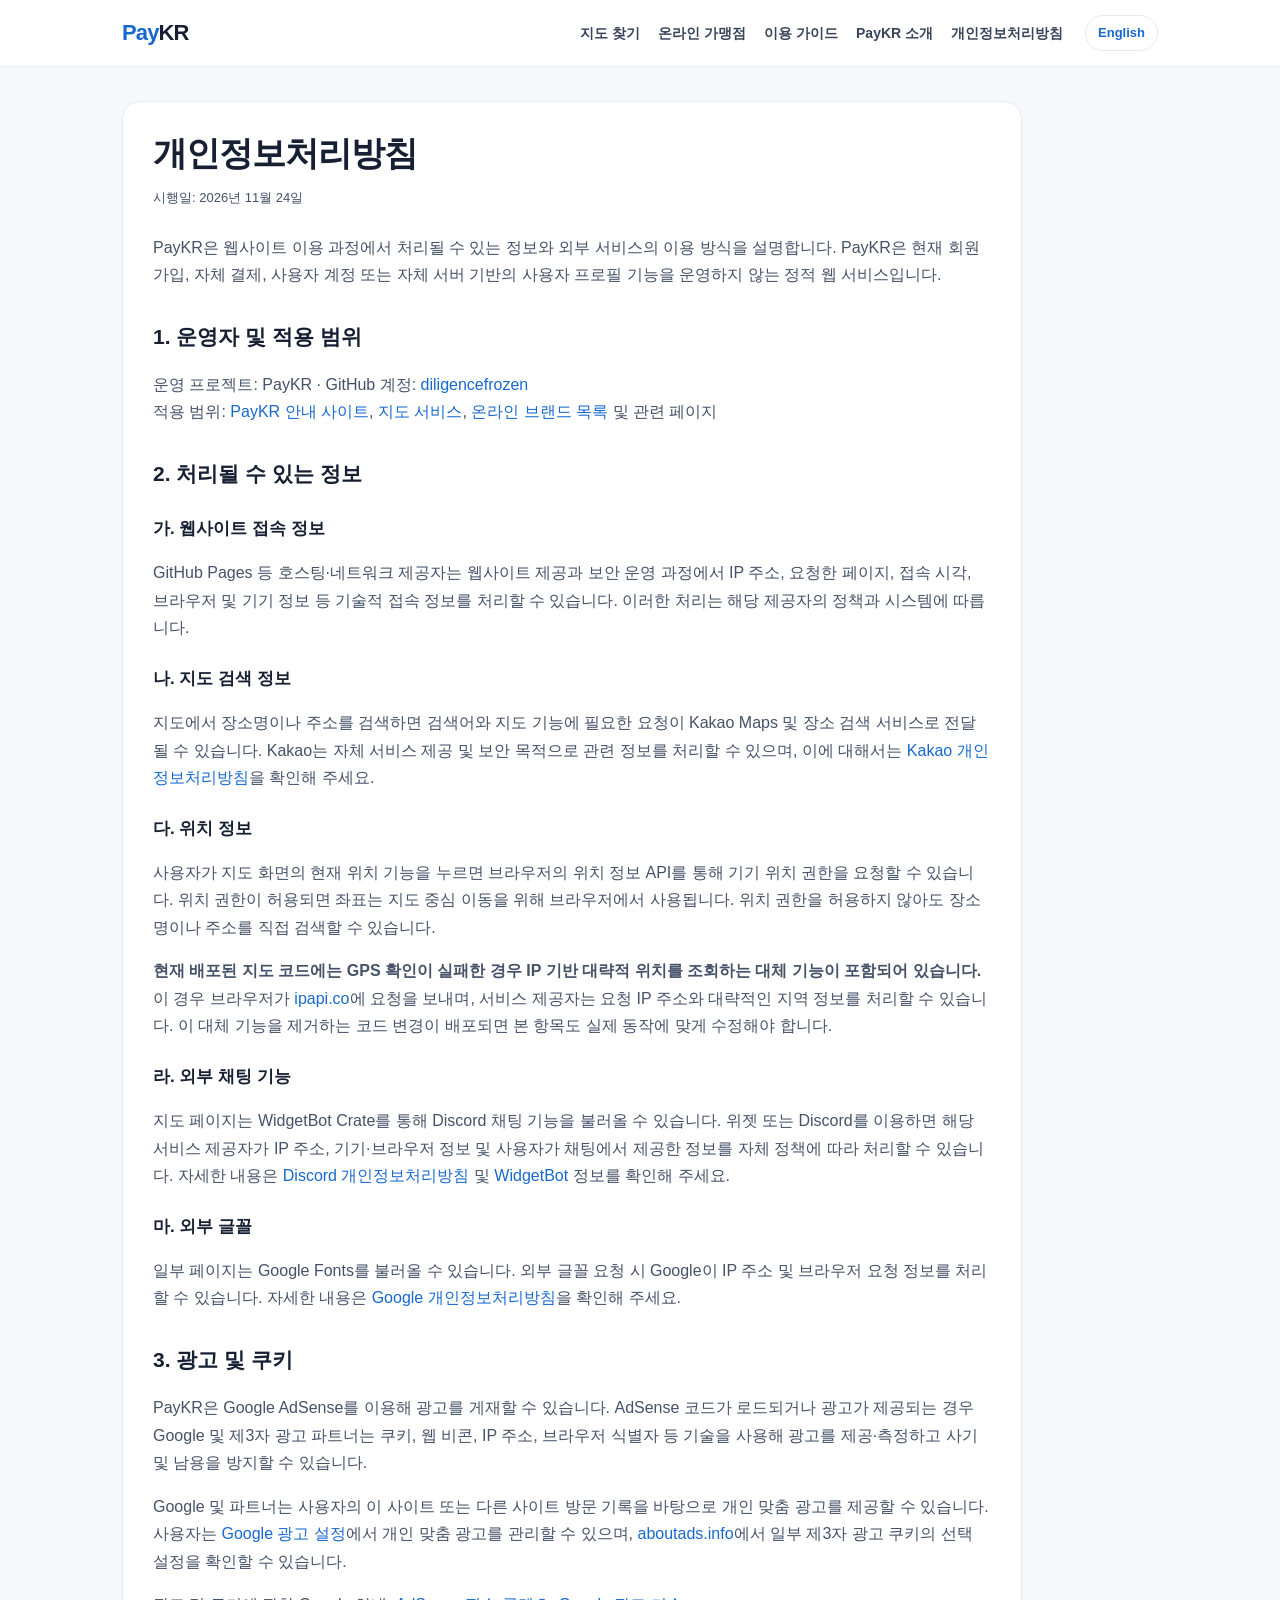
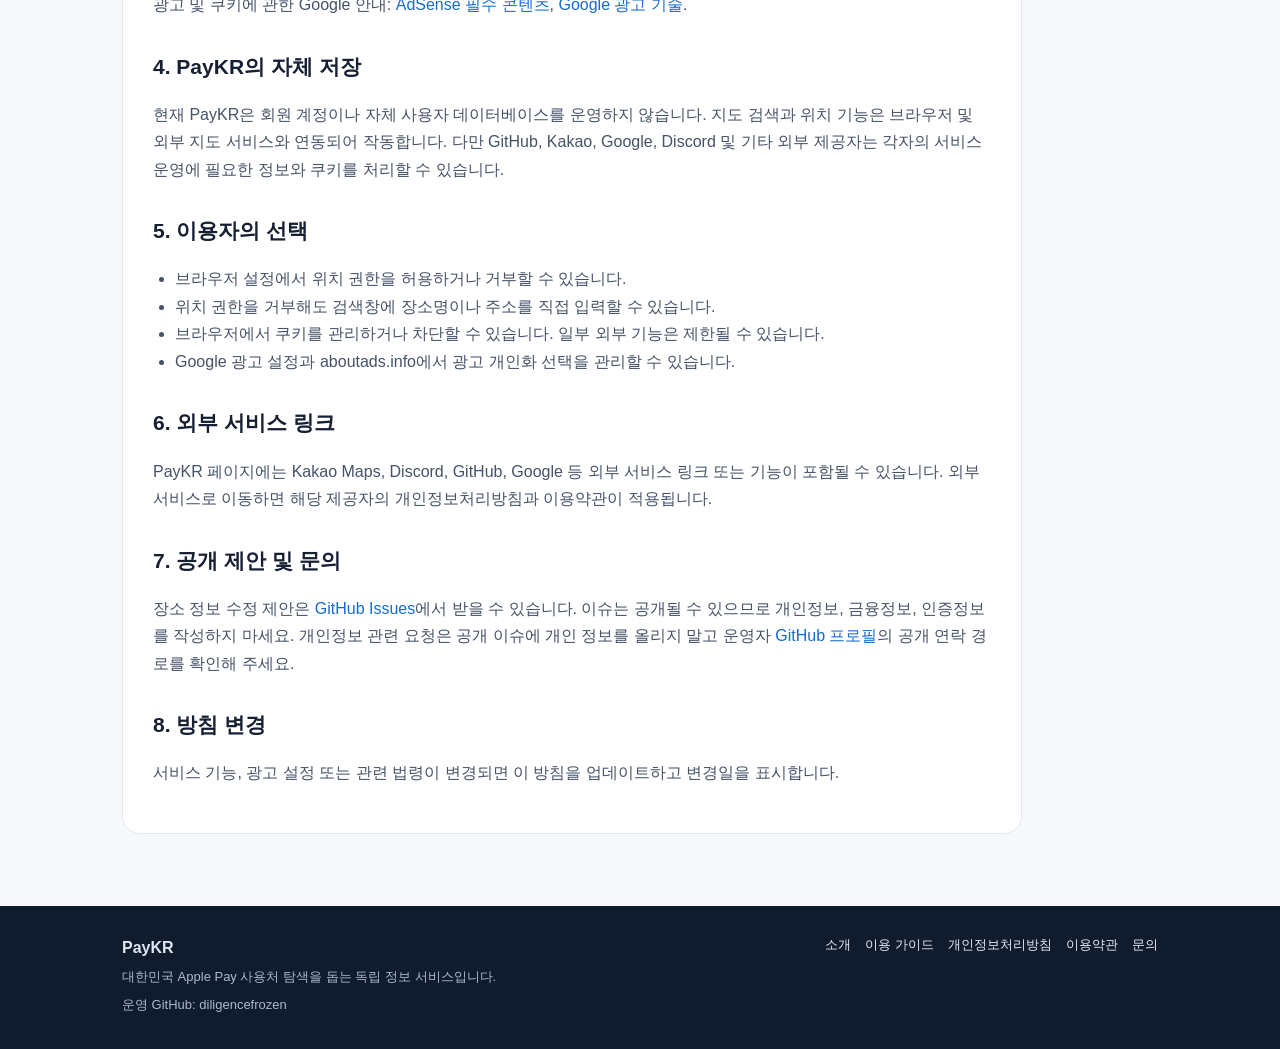
<file: privacy.html>
<!doctype html>
<html lang="ko">
<head>
<meta charset="utf-8">
<meta name="viewport" content="width=device-width, initial-scale=1">
<meta name="description" content="PayKR의 위치 정보, 지도 검색, 외부 서비스, Google AdSense 쿠키 및 개인정보 처리에 관한 안내.">
<meta name="author" content="diligencefrozen">
<meta name="robots" content="index,follow">
<title>개인정보처리방침 | PayKR</title>
<link rel="canonical" href="https://diligencefrozen.github.io/privacy.html">
<link rel="alternate" hreflang="ko" href="https://diligencefrozen.github.io/privacy.html">
<link rel="alternate" hreflang="en" href="https://diligencefrozen.github.io/en/privacy.html">
<link rel="alternate" hreflang="x-default" href="https://diligencefrozen.github.io/privacy.html">
<link rel="stylesheet" href="/assets/style.css">
<script async src="https://pagead2.googlesyndication.com/pagead/js/adsbygoogle.js?client=ca-pub-3313505766731703"
     crossorigin="anonymous"></script>
</head><a class="skip" href="#main">본문으로 건너뛰기</a>
<header class="site-header"><nav class="nav" aria-label="주요 메뉴">
<a class="brand" href="/"><span>Pay</span>KR</a><div class="nav-links"><a href="/PayKR/">지도 찾기</a><a href="/PayKR/online.html">온라인 가맹점</a><a href="/guide.html">이용 가이드</a><a href="/about.html">PayKR 소개</a><a href="/privacy.html">개인정보처리방침</a></div><a class="lang" href="/en/" lang="en" hreflang="en">English</a>
</nav></header><main id="main"><article class="prose"><h1>개인정보처리방침</h1><p class="meta">시행일: 2026년 11월 24일</p>
<p>PayKR은 웹사이트 이용 과정에서 처리될 수 있는 정보와 외부 서비스의 이용 방식을 설명합니다. PayKR은 현재 회원가입, 자체 결제, 사용자 계정 또는 자체 서버 기반의 사용자 프로필 기능을 운영하지 않는 정적 웹 서비스입니다.</p>
<h2>1. 운영자 및 적용 범위</h2><p>운영 프로젝트: PayKR · GitHub 계정: <a href="https://github.com/diligencefrozen">diligencefrozen</a><br>적용 범위: <a href="/">PayKR 안내 사이트</a>, <a href="/PayKR/">지도 서비스</a>, <a href="/PayKR/online.html">온라인 브랜드 목록</a> 및 관련 페이지</p>
<h2>2. 처리될 수 있는 정보</h2>
<h3>가. 웹사이트 접속 정보</h3><p>GitHub Pages 등 호스팅·네트워크 제공자는 웹사이트 제공과 보안 운영 과정에서 IP 주소, 요청한 페이지, 접속 시각, 브라우저 및 기기 정보 등 기술적 접속 정보를 처리할 수 있습니다. 이러한 처리는 해당 제공자의 정책과 시스템에 따릅니다.</p>
<h3>나. 지도 검색 정보</h3><p>지도에서 장소명이나 주소를 검색하면 검색어와 지도 기능에 필요한 요청이 Kakao Maps 및 장소 검색 서비스로 전달될 수 있습니다. Kakao는 자체 서비스 제공 및 보안 목적으로 관련 정보를 처리할 수 있으며, 이에 대해서는 <a href="https://www.kakao.com/policy/privacy?lang=ko" target="_blank" rel="noopener noreferrer">Kakao 개인정보처리방침</a>을 확인해 주세요.</p>
<h3>다. 위치 정보</h3><p>사용자가 지도 화면의 현재 위치 기능을 누르면 브라우저의 위치 정보 API를 통해 기기 위치 권한을 요청할 수 있습니다. 위치 권한이 허용되면 좌표는 지도 중심 이동을 위해 브라우저에서 사용됩니다. 위치 권한을 허용하지 않아도 장소명이나 주소를 직접 검색할 수 있습니다.</p><p><strong>현재 배포된 지도 코드에는 GPS 확인이 실패한 경우 IP 기반 대략적 위치를 조회하는 대체 기능이 포함되어 있습니다.</strong> 이 경우 브라우저가 <a href="https://ipapi.co/" target="_blank" rel="noopener noreferrer">ipapi.co</a>에 요청을 보내며, 서비스 제공자는 요청 IP 주소와 대략적인 지역 정보를 처리할 수 있습니다. 이 대체 기능을 제거하는 코드 변경이 배포되면 본 항목도 실제 동작에 맞게 수정해야 합니다.</p>
<h3>라. 외부 채팅 기능</h3><p>지도 페이지는 WidgetBot Crate를 통해 Discord 채팅 기능을 불러올 수 있습니다. 위젯 또는 Discord를 이용하면 해당 서비스 제공자가 IP 주소, 기기·브라우저 정보 및 사용자가 채팅에서 제공한 정보를 자체 정책에 따라 처리할 수 있습니다. 자세한 내용은 <a href="https://discord.com/privacy" target="_blank" rel="noopener noreferrer">Discord 개인정보처리방침</a> 및 <a href="https://widgetbot.io/" target="_blank" rel="noopener noreferrer">WidgetBot</a> 정보를 확인해 주세요.</p>
<h3>마. 외부 글꼴</h3><p>일부 페이지는 Google Fonts를 불러올 수 있습니다. 외부 글꼴 요청 시 Google이 IP 주소 및 브라우저 요청 정보를 처리할 수 있습니다. 자세한 내용은 <a href="https://policies.google.com/privacy?hl=ko" target="_blank" rel="noopener noreferrer">Google 개인정보처리방침</a>을 확인해 주세요.</p>
<h2>3. 광고 및 쿠키</h2><p>PayKR은 Google AdSense를 이용해 광고를 게재할 수 있습니다. AdSense 코드가 로드되거나 광고가 제공되는 경우 Google 및 제3자 광고 파트너는 쿠키, 웹 비콘, IP 주소, 브라우저 식별자 등 기술을 사용해 광고를 제공·측정하고 사기 및 남용을 방지할 수 있습니다.</p><p>Google 및 파트너는 사용자의 이 사이트 또는 다른 사이트 방문 기록을 바탕으로 개인 맞춤 광고를 제공할 수 있습니다. 사용자는 <a href="https://adssettings.google.com/" target="_blank" rel="noopener noreferrer">Google 광고 설정</a>에서 개인 맞춤 광고를 관리할 수 있으며, <a href="https://www.aboutads.info/choices/" target="_blank" rel="noopener noreferrer">aboutads.info</a>에서 일부 제3자 광고 쿠키의 선택 설정을 확인할 수 있습니다.</p><p>광고 및 쿠키에 관한 Google 안내: <a href="https://support.google.com/adsense/answer/1348695?hl=ko" target="_blank" rel="noopener noreferrer">AdSense 필수 콘텐츠</a>, <a href="https://policies.google.com/technologies/ads?hl=ko" target="_blank" rel="noopener noreferrer">Google 광고 기술</a>.</p>
<h2>4. PayKR의 자체 저장</h2><p>현재 PayKR은 회원 계정이나 자체 사용자 데이터베이스를 운영하지 않습니다. 지도 검색과 위치 기능은 브라우저 및 외부 지도 서비스와 연동되어 작동합니다. 다만 GitHub, Kakao, Google, Discord 및 기타 외부 제공자는 각자의 서비스 운영에 필요한 정보와 쿠키를 처리할 수 있습니다.</p>
<h2>5. 이용자의 선택</h2><ul><li>브라우저 설정에서 위치 권한을 허용하거나 거부할 수 있습니다.</li><li>위치 권한을 거부해도 검색창에 장소명이나 주소를 직접 입력할 수 있습니다.</li><li>브라우저에서 쿠키를 관리하거나 차단할 수 있습니다. 일부 외부 기능은 제한될 수 있습니다.</li><li>Google 광고 설정과 aboutads.info에서 광고 개인화 선택을 관리할 수 있습니다.</li></ul>
<h2>6. 외부 서비스 링크</h2><p>PayKR 페이지에는 Kakao Maps, Discord, GitHub, Google 등 외부 서비스 링크 또는 기능이 포함될 수 있습니다. 외부 서비스로 이동하면 해당 제공자의 개인정보처리방침과 이용약관이 적용됩니다.</p>
<h2>7. 공개 제안 및 문의</h2><p>장소 정보 수정 제안은 <a href="https://github.com/diligencefrozen/PayKR/issues">GitHub Issues</a>에서 받을 수 있습니다. 이슈는 공개될 수 있으므로 개인정보, 금융정보, 인증정보를 작성하지 마세요. 개인정보 관련 요청은 공개 이슈에 개인 정보를 올리지 말고 운영자 <a href="https://github.com/diligencefrozen">GitHub 프로필</a>의 공개 연락 경로를 확인해 주세요.</p>
<h2>8. 방침 변경</h2><p>서비스 기능, 광고 설정 또는 관련 법령이 변경되면 이 방침을 업데이트하고 변경일을 표시합니다.</p></article></main><footer class="site-footer"><div class="footer-inner">
<div><strong>PayKR</strong><p>대한민국 Apple Pay 사용처 탐색을 돕는 독립 정보 서비스입니다.</p><p>운영 GitHub: diligencefrozen</p></div>
<div class="footer-links"><a href="/about.html">소개</a><a href="/guide.html">이용 가이드</a><a href="/privacy.html">개인정보처리방침</a><a href="/terms.html">이용약관</a><a href="/contact.html">문의</a></div>
</div></footer>
</body>
</html>
</file>
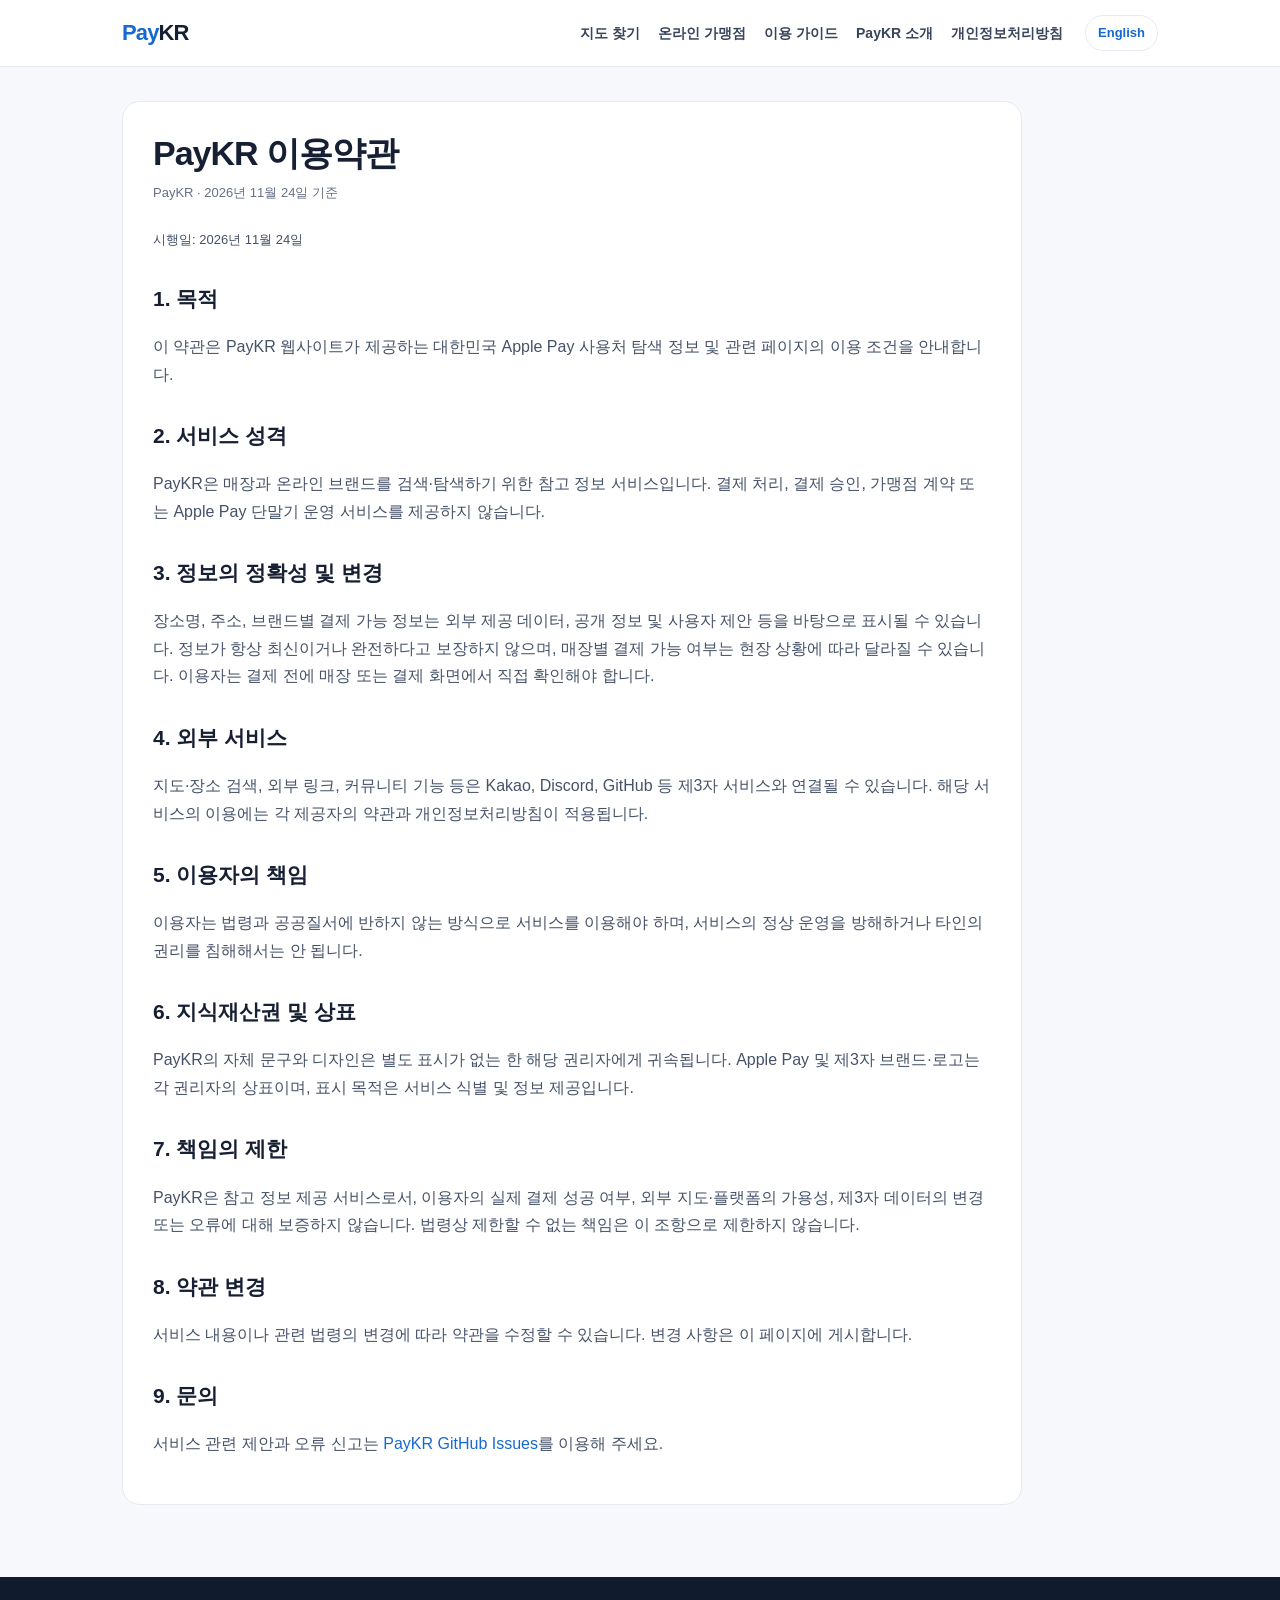
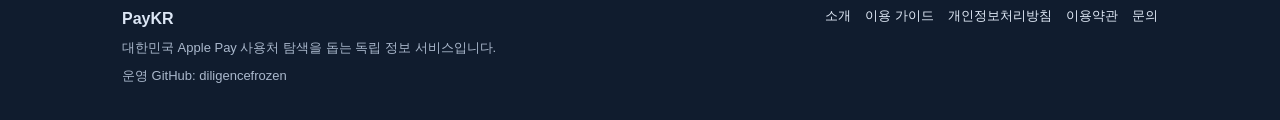
<file: terms.html>
<!doctype html>
<html lang="ko">
<head>
<meta charset="utf-8">
<meta name="viewport" content="width=device-width, initial-scale=1">
<meta name="description" content="PayKR 웹사이트 이용약관 및 서비스 정보의 한계.">
<meta name="author" content="diligencefrozen">
<meta name="robots" content="index,follow">
<title>이용약관 | PayKR</title>
<link rel="canonical" href="https://diligencefrozen.github.io/terms.html">
<link rel="alternate" hreflang="ko" href="https://diligencefrozen.github.io/terms.html">
<link rel="alternate" hreflang="en" href="https://diligencefrozen.github.io/en/terms.html">
<link rel="alternate" hreflang="x-default" href="https://diligencefrozen.github.io/terms.html">
<link rel="stylesheet" href="/assets/style.css">
<script async src="https://pagead2.googlesyndication.com/pagead/js/adsbygoogle.js?client=ca-pub-3313505766731703"
     crossorigin="anonymous"></script>
</head><a class="skip" href="#main">본문으로 건너뛰기</a>
<header class="site-header"><nav class="nav" aria-label="주요 메뉴">
<a class="brand" href="/"><span>Pay</span>KR</a><div class="nav-links"><a href="/PayKR/">지도 찾기</a><a href="/PayKR/online.html">온라인 가맹점</a><a href="/guide.html">이용 가이드</a><a href="/about.html">PayKR 소개</a><a href="/privacy.html">개인정보처리방침</a></div><a class="lang" href="/en/" lang="en" hreflang="en">English</a>
</nav></header><main id="main"><article class="prose"><h1>PayKR 이용약관</h1><div class="meta">PayKR · 2026년 11월 24일 기준</div><p class="meta">시행일: 2026년 11월 24일</p>
<h2>1. 목적</h2><p>이 약관은 PayKR 웹사이트가 제공하는 대한민국 Apple Pay 사용처 탐색 정보 및 관련 페이지의 이용 조건을 안내합니다.</p>
<h2>2. 서비스 성격</h2><p>PayKR은 매장과 온라인 브랜드를 검색·탐색하기 위한 참고 정보 서비스입니다. 결제 처리, 결제 승인, 가맹점 계약 또는 Apple Pay 단말기 운영 서비스를 제공하지 않습니다.</p>
<h2>3. 정보의 정확성 및 변경</h2><p>장소명, 주소, 브랜드별 결제 가능 정보는 외부 제공 데이터, 공개 정보 및 사용자 제안 등을 바탕으로 표시될 수 있습니다. 정보가 항상 최신이거나 완전하다고 보장하지 않으며, 매장별 결제 가능 여부는 현장 상황에 따라 달라질 수 있습니다. 이용자는 결제 전에 매장 또는 결제 화면에서 직접 확인해야 합니다.</p>
<h2>4. 외부 서비스</h2><p>지도·장소 검색, 외부 링크, 커뮤니티 기능 등은 Kakao, Discord, GitHub 등 제3자 서비스와 연결될 수 있습니다. 해당 서비스의 이용에는 각 제공자의 약관과 개인정보처리방침이 적용됩니다.</p>
<h2>5. 이용자의 책임</h2><p>이용자는 법령과 공공질서에 반하지 않는 방식으로 서비스를 이용해야 하며, 서비스의 정상 운영을 방해하거나 타인의 권리를 침해해서는 안 됩니다.</p>
<h2>6. 지식재산권 및 상표</h2><p>PayKR의 자체 문구와 디자인은 별도 표시가 없는 한 해당 권리자에게 귀속됩니다. Apple Pay 및 제3자 브랜드·로고는 각 권리자의 상표이며, 표시 목적은 서비스 식별 및 정보 제공입니다.</p>
<h2>7. 책임의 제한</h2><p>PayKR은 참고 정보 제공 서비스로서, 이용자의 실제 결제 성공 여부, 외부 지도·플랫폼의 가용성, 제3자 데이터의 변경 또는 오류에 대해 보증하지 않습니다. 법령상 제한할 수 없는 책임은 이 조항으로 제한하지 않습니다.</p>
<h2>8. 약관 변경</h2><p>서비스 내용이나 관련 법령의 변경에 따라 약관을 수정할 수 있습니다. 변경 사항은 이 페이지에 게시합니다.</p>
<h2>9. 문의</h2><p>서비스 관련 제안과 오류 신고는 <a href="https://github.com/diligencefrozen/PayKR/issues">PayKR GitHub Issues</a>를 이용해 주세요.</p></article></main><footer class="site-footer"><div class="footer-inner">
<div><strong>PayKR</strong><p>대한민국 Apple Pay 사용처 탐색을 돕는 독립 정보 서비스입니다.</p><p>운영 GitHub: diligencefrozen</p></div>
<div class="footer-links"><a href="/about.html">소개</a><a href="/guide.html">이용 가이드</a><a href="/privacy.html">개인정보처리방침</a><a href="/terms.html">이용약관</a><a href="/contact.html">문의</a></div>
</div></footer>
</body>
</html>
</file>
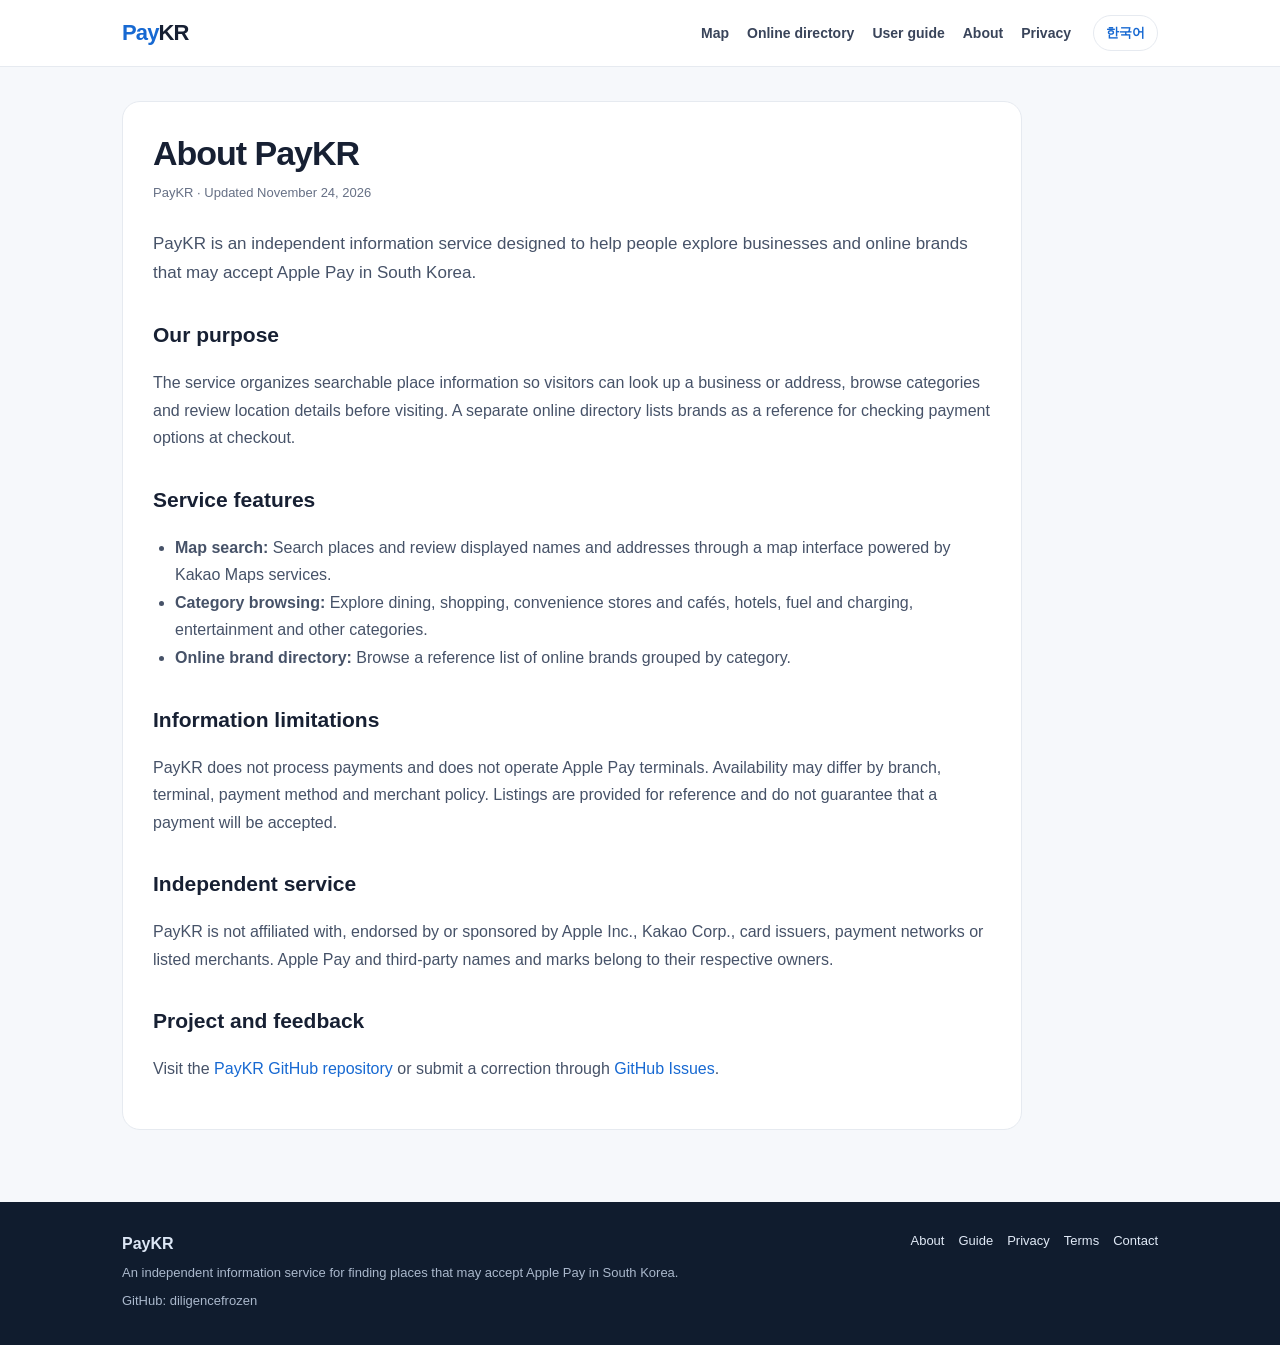
<file: en/about.html>
<!doctype html>
<html lang="en">
<head>
<meta charset="utf-8">
<meta name="viewport" content="width=device-width, initial-scale=1">
<meta name="description" content="Learn about PayKR, an independent service for exploring possible Apple Pay locations in South Korea.">
<meta name="author" content="diligencefrozen">
<meta name="robots" content="index,follow">
<title>About PayKR | Apple Pay Information for South Korea</title>
<link rel="canonical" href="https://diligencefrozen.github.io/en/about.html">
<link rel="alternate" hreflang="ko" href="https://diligencefrozen.github.io/about.html">
<link rel="alternate" hreflang="en" href="https://diligencefrozen.github.io/en/about.html">
<link rel="alternate" hreflang="x-default" href="https://diligencefrozen.github.io/about.html">
<link rel="stylesheet" href="/assets/style.css">
<script async src="https://pagead2.googlesyndication.com/pagead/js/adsbygoogle.js?client=ca-pub-3313505766731703"
     crossorigin="anonymous"></script>
</head><a class="skip" href="#main">본문으로 건너뛰기</a>
<header class="site-header"><nav class="nav" aria-label="Main navigation">
<a class="brand" href="/"><span>Pay</span>KR</a><div class="nav-links"><a href="/PayKR/">Map</a><a href="/PayKR/online.html">Online directory</a><a href="/en/guide.html">User guide</a><a href="/en/about.html">About</a><a href="/en/privacy.html">Privacy</a></div><a class="lang" href="/" lang="ko" hreflang="ko">한국어</a>
</nav></header><main id="main"><article class="prose"><h1>About PayKR</h1><div class="meta">PayKR · Updated November 24, 2026</div><p class="lead">PayKR is an independent information service designed to help people explore businesses and online brands that may accept Apple Pay in South Korea.</p>
<h2>Our purpose</h2><p>The service organizes searchable place information so visitors can look up a business or address, browse categories and review location details before visiting. A separate online directory lists brands as a reference for checking payment options at checkout.</p>
<h2>Service features</h2><ul><li><strong>Map search:</strong> Search places and review displayed names and addresses through a map interface powered by Kakao Maps services.</li><li><strong>Category browsing:</strong> Explore dining, shopping, convenience stores and cafés, hotels, fuel and charging, entertainment and other categories.</li><li><strong>Online brand directory:</strong> Browse a reference list of online brands grouped by category.</li></ul>
<h2>Information limitations</h2><p>PayKR does not process payments and does not operate Apple Pay terminals. Availability may differ by branch, terminal, payment method and merchant policy. Listings are provided for reference and do not guarantee that a payment will be accepted.</p>
<h2>Independent service</h2><p>PayKR is not affiliated with, endorsed by or sponsored by Apple Inc., Kakao Corp., card issuers, payment networks or listed merchants. Apple Pay and third-party names and marks belong to their respective owners.</p>
<h2>Project and feedback</h2><p>Visit the <a href="https://github.com/diligencefrozen/PayKR">PayKR GitHub repository</a> or submit a correction through <a href="https://github.com/diligencefrozen/PayKR/issues">GitHub Issues</a>.</p></article></main><footer class="site-footer"><div class="footer-inner">
<div><strong>PayKR</strong><p>An independent information service for finding places that may accept Apple Pay in South Korea.</p><p>GitHub: diligencefrozen</p></div>
<div class="footer-links"><a href="/en/about.html">About</a><a href="/en/guide.html">Guide</a><a href="/en/privacy.html">Privacy</a><a href="/en/terms.html">Terms</a><a href="/en/contact.html">Contact</a></div>
</div></footer>
</body>
</html>
</file>
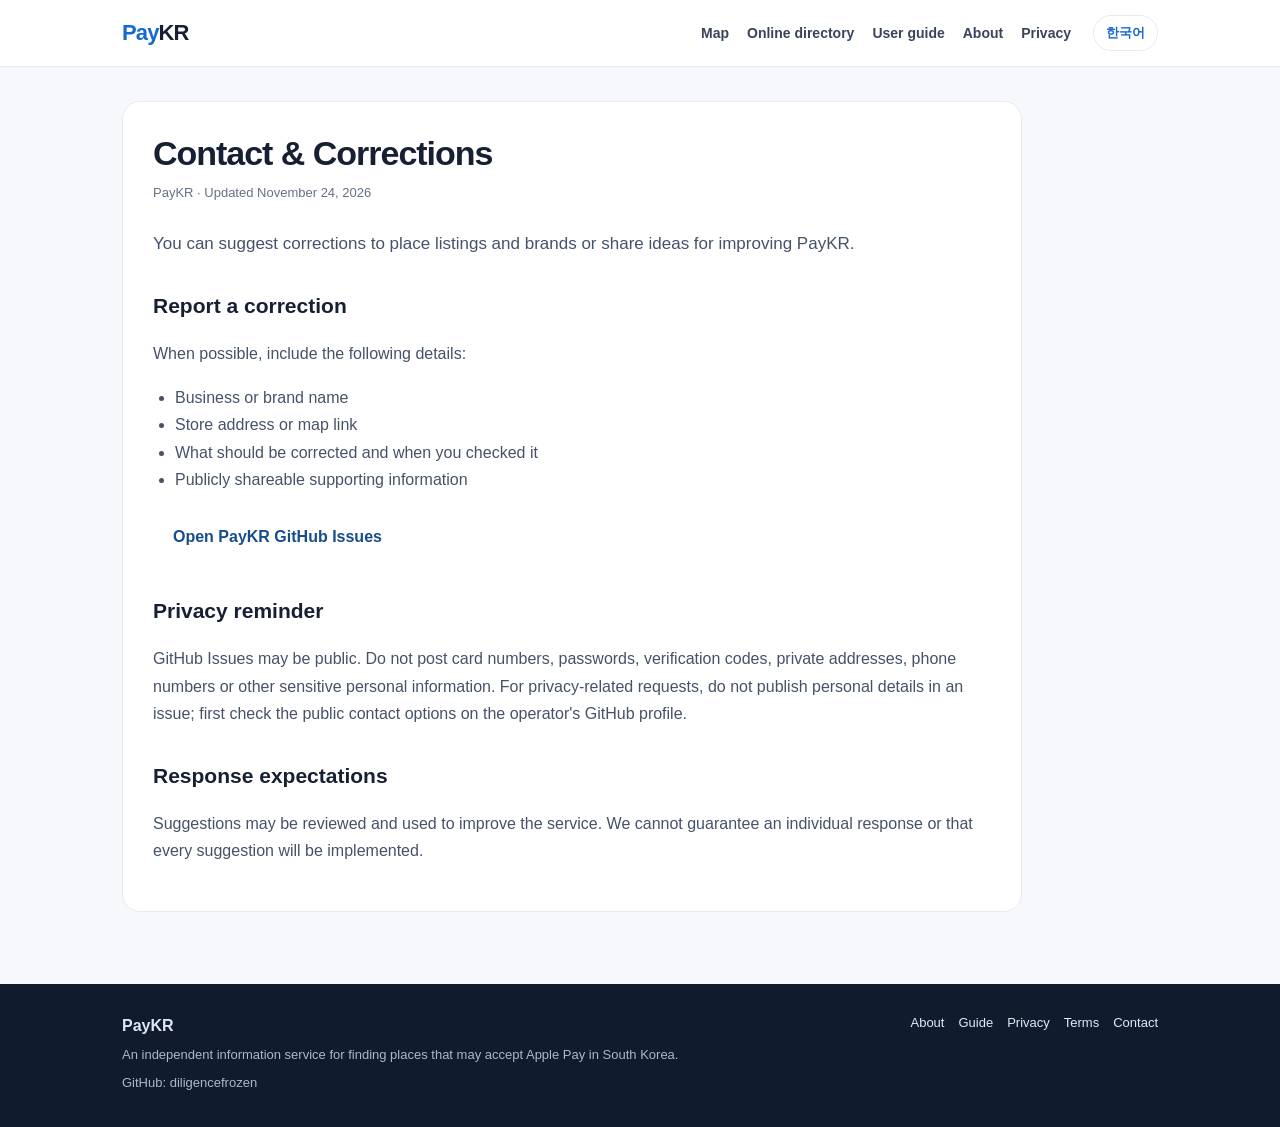
<file: en/contact.html>
<!doctype html>
<html lang="en">
<head>
<meta charset="utf-8">
<meta name="viewport" content="width=device-width, initial-scale=1">
<meta name="description" content="How to report a PayKR place listing error, brand correction or service suggestion.">
<meta name="author" content="diligencefrozen">
<meta name="robots" content="index,follow">
<title>Contact & Corrections | PayKR</title>
<link rel="canonical" href="https://diligencefrozen.github.io/en/contact.html">
<link rel="alternate" hreflang="ko" href="https://diligencefrozen.github.io/contact.html">
<link rel="alternate" hreflang="en" href="https://diligencefrozen.github.io/en/contact.html">
<link rel="alternate" hreflang="x-default" href="https://diligencefrozen.github.io/contact.html">
<link rel="stylesheet" href="/assets/style.css">
<script async src="https://pagead2.googlesyndication.com/pagead/js/adsbygoogle.js?client=ca-pub-3313505766731703"
     crossorigin="anonymous"></script>
</head><a class="skip" href="#main">본문으로 건너뛰기</a>
<header class="site-header"><nav class="nav" aria-label="Main navigation">
<a class="brand" href="/"><span>Pay</span>KR</a><div class="nav-links"><a href="/PayKR/">Map</a><a href="/PayKR/online.html">Online directory</a><a href="/en/guide.html">User guide</a><a href="/en/about.html">About</a><a href="/en/privacy.html">Privacy</a></div><a class="lang" href="/" lang="ko" hreflang="ko">한국어</a>
</nav></header><main id="main"><article class="prose"><h1>Contact & Corrections</h1><div class="meta">PayKR · Updated November 24, 2026</div><p class="lead">You can suggest corrections to place listings and brands or share ideas for improving PayKR.</p>
<h2>Report a correction</h2><p>When possible, include the following details:</p><ul><li>Business or brand name</li><li>Store address or map link</li><li>What should be corrected and when you checked it</li><li>Publicly shareable supporting information</li></ul>
<p><a class="button primary" href="https://github.com/diligencefrozen/PayKR/issues">Open PayKR GitHub Issues</a></p>
<h2>Privacy reminder</h2><p>GitHub Issues may be public. Do not post card numbers, passwords, verification codes, private addresses, phone numbers or other sensitive personal information. For privacy-related requests, do not publish personal details in an issue; first check the public contact options on the operator's GitHub profile.</p>
<h2>Response expectations</h2><p>Suggestions may be reviewed and used to improve the service. We cannot guarantee an individual response or that every suggestion will be implemented.</p></article></main><footer class="site-footer"><div class="footer-inner">
<div><strong>PayKR</strong><p>An independent information service for finding places that may accept Apple Pay in South Korea.</p><p>GitHub: diligencefrozen</p></div>
<div class="footer-links"><a href="/en/about.html">About</a><a href="/en/guide.html">Guide</a><a href="/en/privacy.html">Privacy</a><a href="/en/terms.html">Terms</a><a href="/en/contact.html">Contact</a></div>
</div></footer>
</body>
</html>
</file>
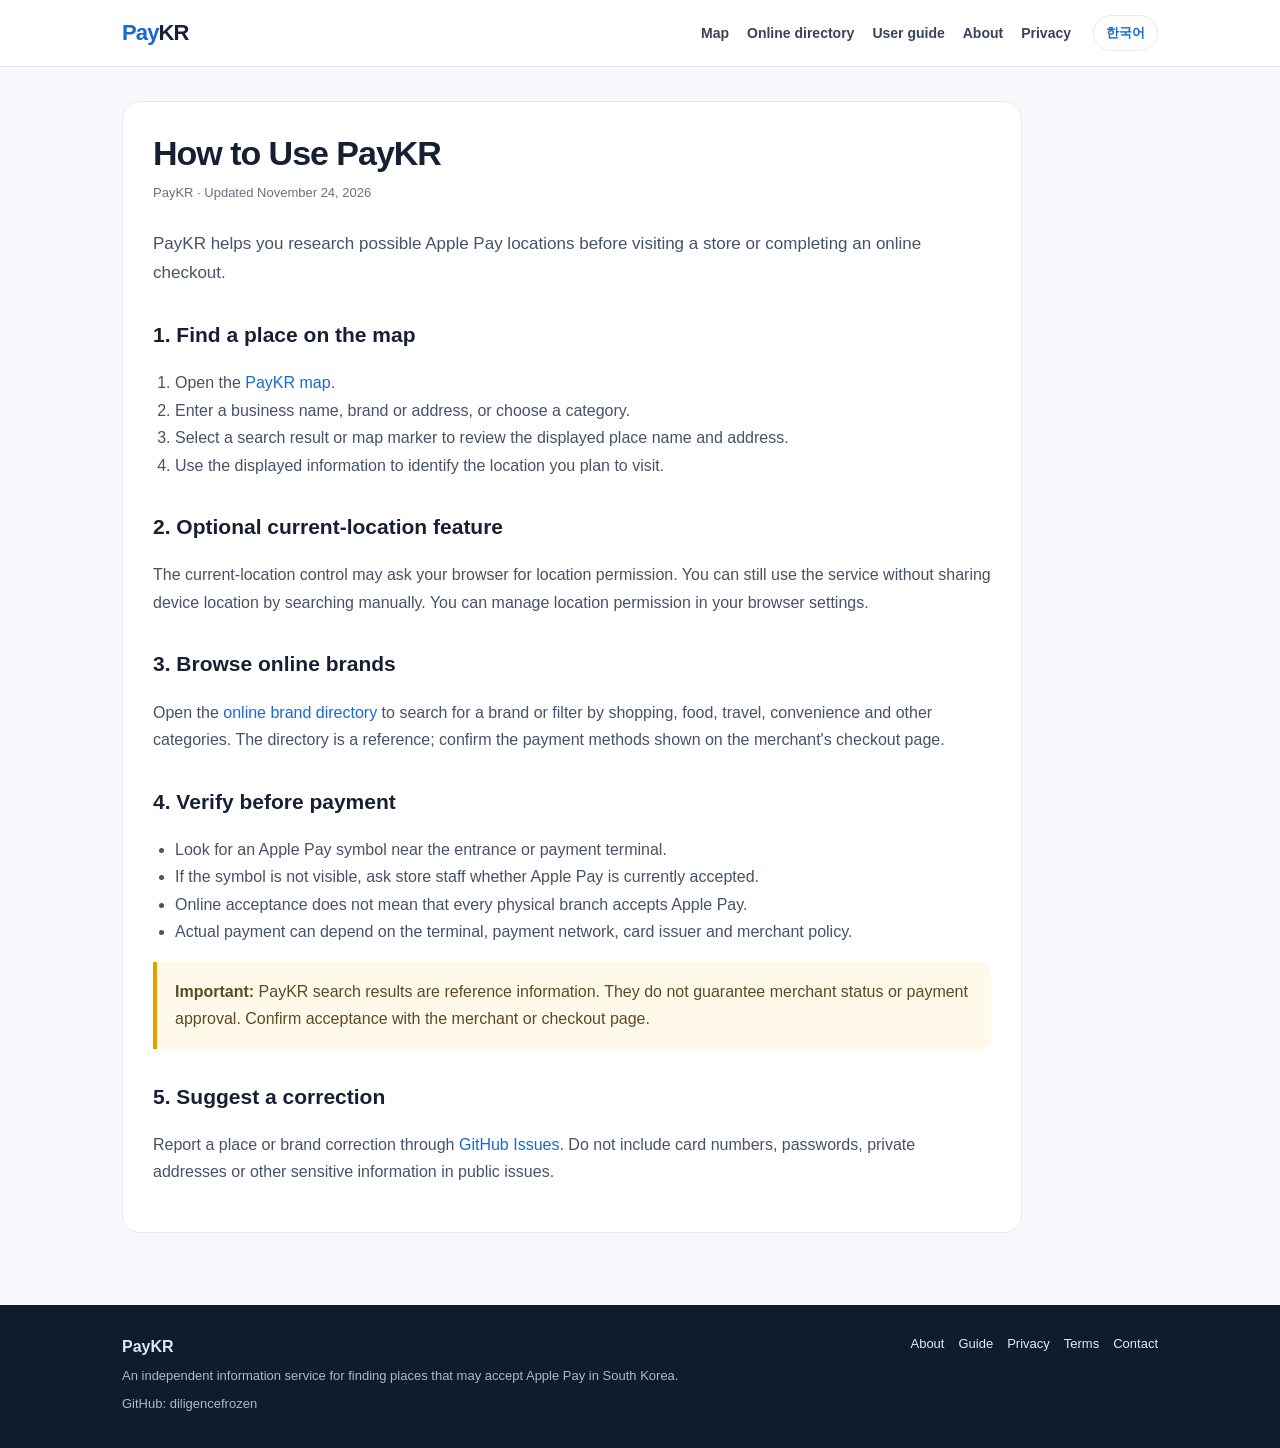
<file: en/guide.html>
<!doctype html>
<html lang="en">
<head>
<meta charset="utf-8">
<meta name="viewport" content="width=device-width, initial-scale=1">
<meta name="description" content="Learn how to search the PayKR map, browse online brands and verify Apple Pay acceptance before payment.">
<meta name="author" content="diligencefrozen">
<meta name="robots" content="index,follow">
<title>How to Use PayKR | User Guide</title>
<link rel="canonical" href="https://diligencefrozen.github.io/en/guide.html">
<link rel="alternate" hreflang="ko" href="https://diligencefrozen.github.io/guide.html">
<link rel="alternate" hreflang="en" href="https://diligencefrozen.github.io/en/guide.html">
<link rel="alternate" hreflang="x-default" href="https://diligencefrozen.github.io/guide.html">
<link rel="stylesheet" href="/assets/style.css">
<script async src="https://pagead2.googlesyndication.com/pagead/js/adsbygoogle.js?client=ca-pub-3313505766731703"
     crossorigin="anonymous"></script>
</head><a class="skip" href="#main">본문으로 건너뛰기</a>
<header class="site-header"><nav class="nav" aria-label="Main navigation">
<a class="brand" href="/"><span>Pay</span>KR</a><div class="nav-links"><a href="/PayKR/">Map</a><a href="/PayKR/online.html">Online directory</a><a href="/en/guide.html">User guide</a><a href="/en/about.html">About</a><a href="/en/privacy.html">Privacy</a></div><a class="lang" href="/" lang="ko" hreflang="ko">한국어</a>
</nav></header><main id="main"><article class="prose"><h1>How to Use PayKR</h1><div class="meta">PayKR · Updated November 24, 2026</div><p class="lead">PayKR helps you research possible Apple Pay locations before visiting a store or completing an online checkout.</p>
<h2>1. Find a place on the map</h2><ol><li>Open the <a href="/PayKR/">PayKR map</a>.</li><li>Enter a business name, brand or address, or choose a category.</li><li>Select a search result or map marker to review the displayed place name and address.</li><li>Use the displayed information to identify the location you plan to visit.</li></ol>
<h2>2. Optional current-location feature</h2><p>The current-location control may ask your browser for location permission. You can still use the service without sharing device location by searching manually. You can manage location permission in your browser settings.</p>
<h2>3. Browse online brands</h2><p>Open the <a href="/PayKR/online.html">online brand directory</a> to search for a brand or filter by shopping, food, travel, convenience and other categories. The directory is a reference; confirm the payment methods shown on the merchant's checkout page.</p>
<h2>4. Verify before payment</h2><ul><li>Look for an Apple Pay symbol near the entrance or payment terminal.</li><li>If the symbol is not visible, ask store staff whether Apple Pay is currently accepted.</li><li>Online acceptance does not mean that every physical branch accepts Apple Pay.</li><li>Actual payment can depend on the terminal, payment network, card issuer and merchant policy.</li></ul>
<div class="note"><strong>Important:</strong> PayKR search results are reference information. They do not guarantee merchant status or payment approval. Confirm acceptance with the merchant or checkout page.</div>
<h2>5. Suggest a correction</h2><p>Report a place or brand correction through <a href="https://github.com/diligencefrozen/PayKR/issues">GitHub Issues</a>. Do not include card numbers, passwords, private addresses or other sensitive information in public issues.</p></article></main><footer class="site-footer"><div class="footer-inner">
<div><strong>PayKR</strong><p>An independent information service for finding places that may accept Apple Pay in South Korea.</p><p>GitHub: diligencefrozen</p></div>
<div class="footer-links"><a href="/en/about.html">About</a><a href="/en/guide.html">Guide</a><a href="/en/privacy.html">Privacy</a><a href="/en/terms.html">Terms</a><a href="/en/contact.html">Contact</a></div>
</div></footer>
</body>
</html>
</file>
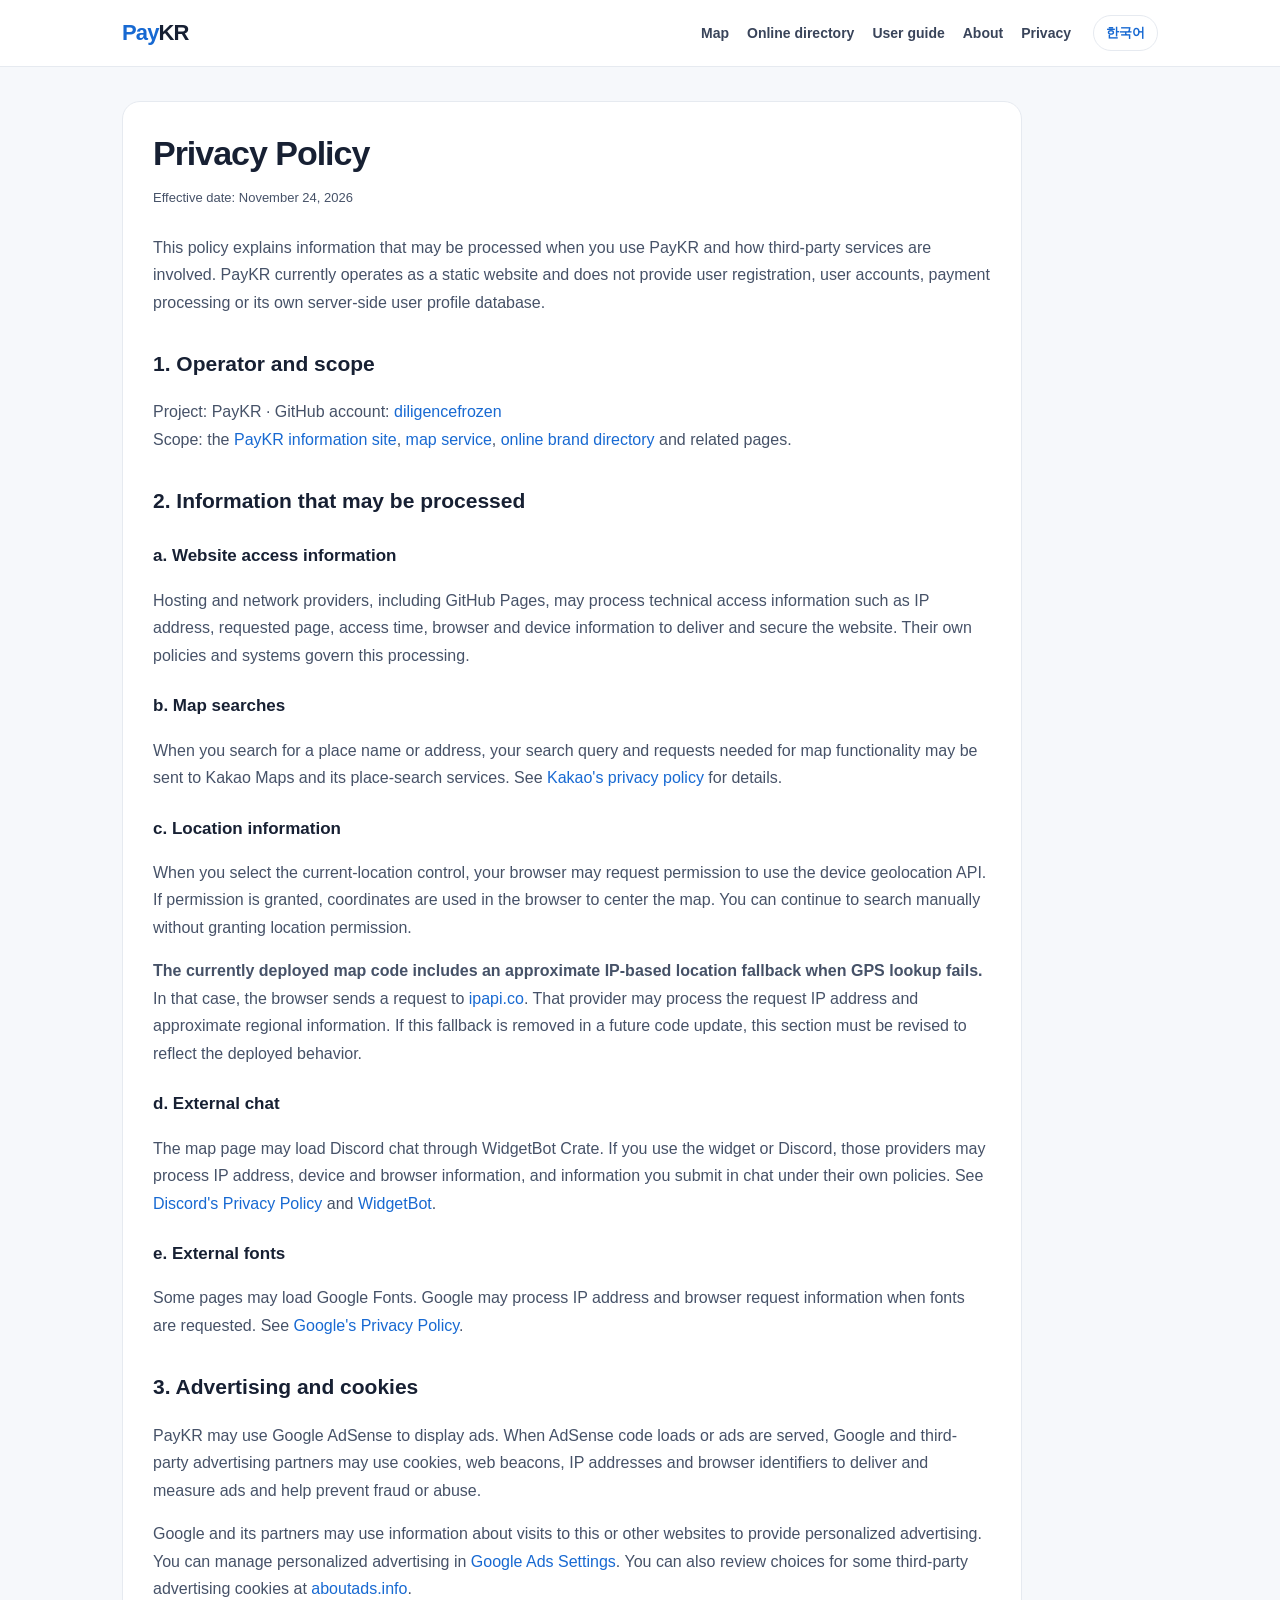
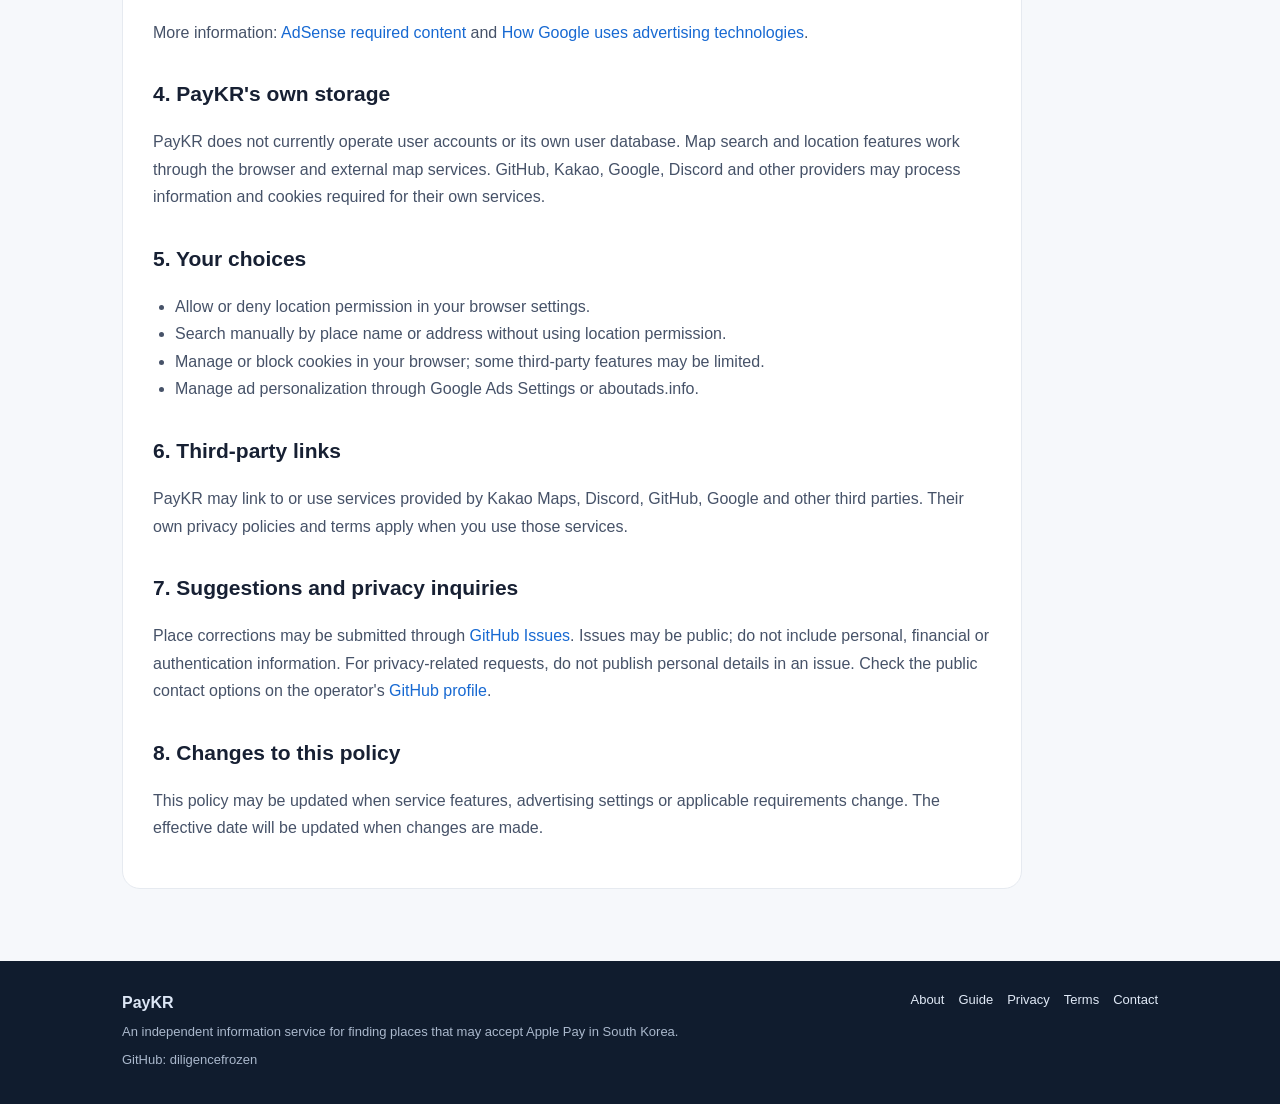
<file: en/privacy.html>
<!doctype html>
<html lang="en">
<head>
<meta charset="utf-8">
<meta name="viewport" content="width=device-width, initial-scale=1">
<meta name="description" content="Information about PayKR location features, map searches, third-party services, Google AdSense cookies and privacy.">
<meta name="author" content="diligencefrozen">
<meta name="robots" content="index,follow">
<title>Privacy Policy | PayKR</title>
<link rel="canonical" href="https://diligencefrozen.github.io/en/privacy.html">
<link rel="alternate" hreflang="ko" href="https://diligencefrozen.github.io/privacy.html">
<link rel="alternate" hreflang="en" href="https://diligencefrozen.github.io/en/privacy.html">
<link rel="alternate" hreflang="x-default" href="https://diligencefrozen.github.io/privacy.html">
<link rel="stylesheet" href="/assets/style.css">
<script async src="https://pagead2.googlesyndication.com/pagead/js/adsbygoogle.js?client=ca-pub-3313505766731703"
     crossorigin="anonymous"></script>
</head><a class="skip" href="#main">본문으로 건너뛰기</a>
<header class="site-header"><nav class="nav" aria-label="Main navigation">
<a class="brand" href="/"><span>Pay</span>KR</a><div class="nav-links"><a href="/PayKR/">Map</a><a href="/PayKR/online.html">Online directory</a><a href="/en/guide.html">User guide</a><a href="/en/about.html">About</a><a href="/en/privacy.html">Privacy</a></div><a class="lang" href="/" lang="ko" hreflang="ko">한국어</a>
</nav></header><main id="main"><article class="prose"><h1>Privacy Policy</h1><p class="meta">Effective date: November 24, 2026</p>
<p>This policy explains information that may be processed when you use PayKR and how third-party services are involved. PayKR currently operates as a static website and does not provide user registration, user accounts, payment processing or its own server-side user profile database.</p>
<h2>1. Operator and scope</h2><p>Project: PayKR · GitHub account: <a href="https://github.com/diligencefrozen">diligencefrozen</a><br>Scope: the <a href="/">PayKR information site</a>, <a href="/PayKR/">map service</a>, <a href="/PayKR/online.html">online brand directory</a> and related pages.</p>
<h2>2. Information that may be processed</h2>
<h3>a. Website access information</h3><p>Hosting and network providers, including GitHub Pages, may process technical access information such as IP address, requested page, access time, browser and device information to deliver and secure the website. Their own policies and systems govern this processing.</p>
<h3>b. Map searches</h3><p>When you search for a place name or address, your search query and requests needed for map functionality may be sent to Kakao Maps and its place-search services. See <a href="https://www.kakao.com/policy/privacy?lang=en" target="_blank" rel="noopener noreferrer">Kakao's privacy policy</a> for details.</p>
<h3>c. Location information</h3><p>When you select the current-location control, your browser may request permission to use the device geolocation API. If permission is granted, coordinates are used in the browser to center the map. You can continue to search manually without granting location permission.</p><p><strong>The currently deployed map code includes an approximate IP-based location fallback when GPS lookup fails.</strong> In that case, the browser sends a request to <a href="https://ipapi.co/" target="_blank" rel="noopener noreferrer">ipapi.co</a>. That provider may process the request IP address and approximate regional information. If this fallback is removed in a future code update, this section must be revised to reflect the deployed behavior.</p>
<h3>d. External chat</h3><p>The map page may load Discord chat through WidgetBot Crate. If you use the widget or Discord, those providers may process IP address, device and browser information, and information you submit in chat under their own policies. See <a href="https://discord.com/privacy" target="_blank" rel="noopener noreferrer">Discord's Privacy Policy</a> and <a href="https://widgetbot.io/" target="_blank" rel="noopener noreferrer">WidgetBot</a>.</p>
<h3>e. External fonts</h3><p>Some pages may load Google Fonts. Google may process IP address and browser request information when fonts are requested. See <a href="https://policies.google.com/privacy" target="_blank" rel="noopener noreferrer">Google's Privacy Policy</a>.</p>
<h2>3. Advertising and cookies</h2><p>PayKR may use Google AdSense to display ads. When AdSense code loads or ads are served, Google and third-party advertising partners may use cookies, web beacons, IP addresses and browser identifiers to deliver and measure ads and help prevent fraud or abuse.</p><p>Google and its partners may use information about visits to this or other websites to provide personalized advertising. You can manage personalized advertising in <a href="https://adssettings.google.com/" target="_blank" rel="noopener noreferrer">Google Ads Settings</a>. You can also review choices for some third-party advertising cookies at <a href="https://www.aboutads.info/choices/" target="_blank" rel="noopener noreferrer">aboutads.info</a>.</p><p>More information: <a href="https://support.google.com/adsense/answer/1348695" target="_blank" rel="noopener noreferrer">AdSense required content</a> and <a href="https://policies.google.com/technologies/ads" target="_blank" rel="noopener noreferrer">How Google uses advertising technologies</a>.</p>
<h2>4. PayKR's own storage</h2><p>PayKR does not currently operate user accounts or its own user database. Map search and location features work through the browser and external map services. GitHub, Kakao, Google, Discord and other providers may process information and cookies required for their own services.</p>
<h2>5. Your choices</h2><ul><li>Allow or deny location permission in your browser settings.</li><li>Search manually by place name or address without using location permission.</li><li>Manage or block cookies in your browser; some third-party features may be limited.</li><li>Manage ad personalization through Google Ads Settings or aboutads.info.</li></ul>
<h2>6. Third-party links</h2><p>PayKR may link to or use services provided by Kakao Maps, Discord, GitHub, Google and other third parties. Their own privacy policies and terms apply when you use those services.</p>
<h2>7. Suggestions and privacy inquiries</h2><p>Place corrections may be submitted through <a href="https://github.com/diligencefrozen/PayKR/issues">GitHub Issues</a>. Issues may be public; do not include personal, financial or authentication information. For privacy-related requests, do not publish personal details in an issue. Check the public contact options on the operator's <a href="https://github.com/diligencefrozen">GitHub profile</a>.</p>
<h2>8. Changes to this policy</h2><p>This policy may be updated when service features, advertising settings or applicable requirements change. The effective date will be updated when changes are made.</p></article></main><footer class="site-footer"><div class="footer-inner">
<div><strong>PayKR</strong><p>An independent information service for finding places that may accept Apple Pay in South Korea.</p><p>GitHub: diligencefrozen</p></div>
<div class="footer-links"><a href="/en/about.html">About</a><a href="/en/guide.html">Guide</a><a href="/en/privacy.html">Privacy</a><a href="/en/terms.html">Terms</a><a href="/en/contact.html">Contact</a></div>
</div></footer>
</body>
</html>
</file>
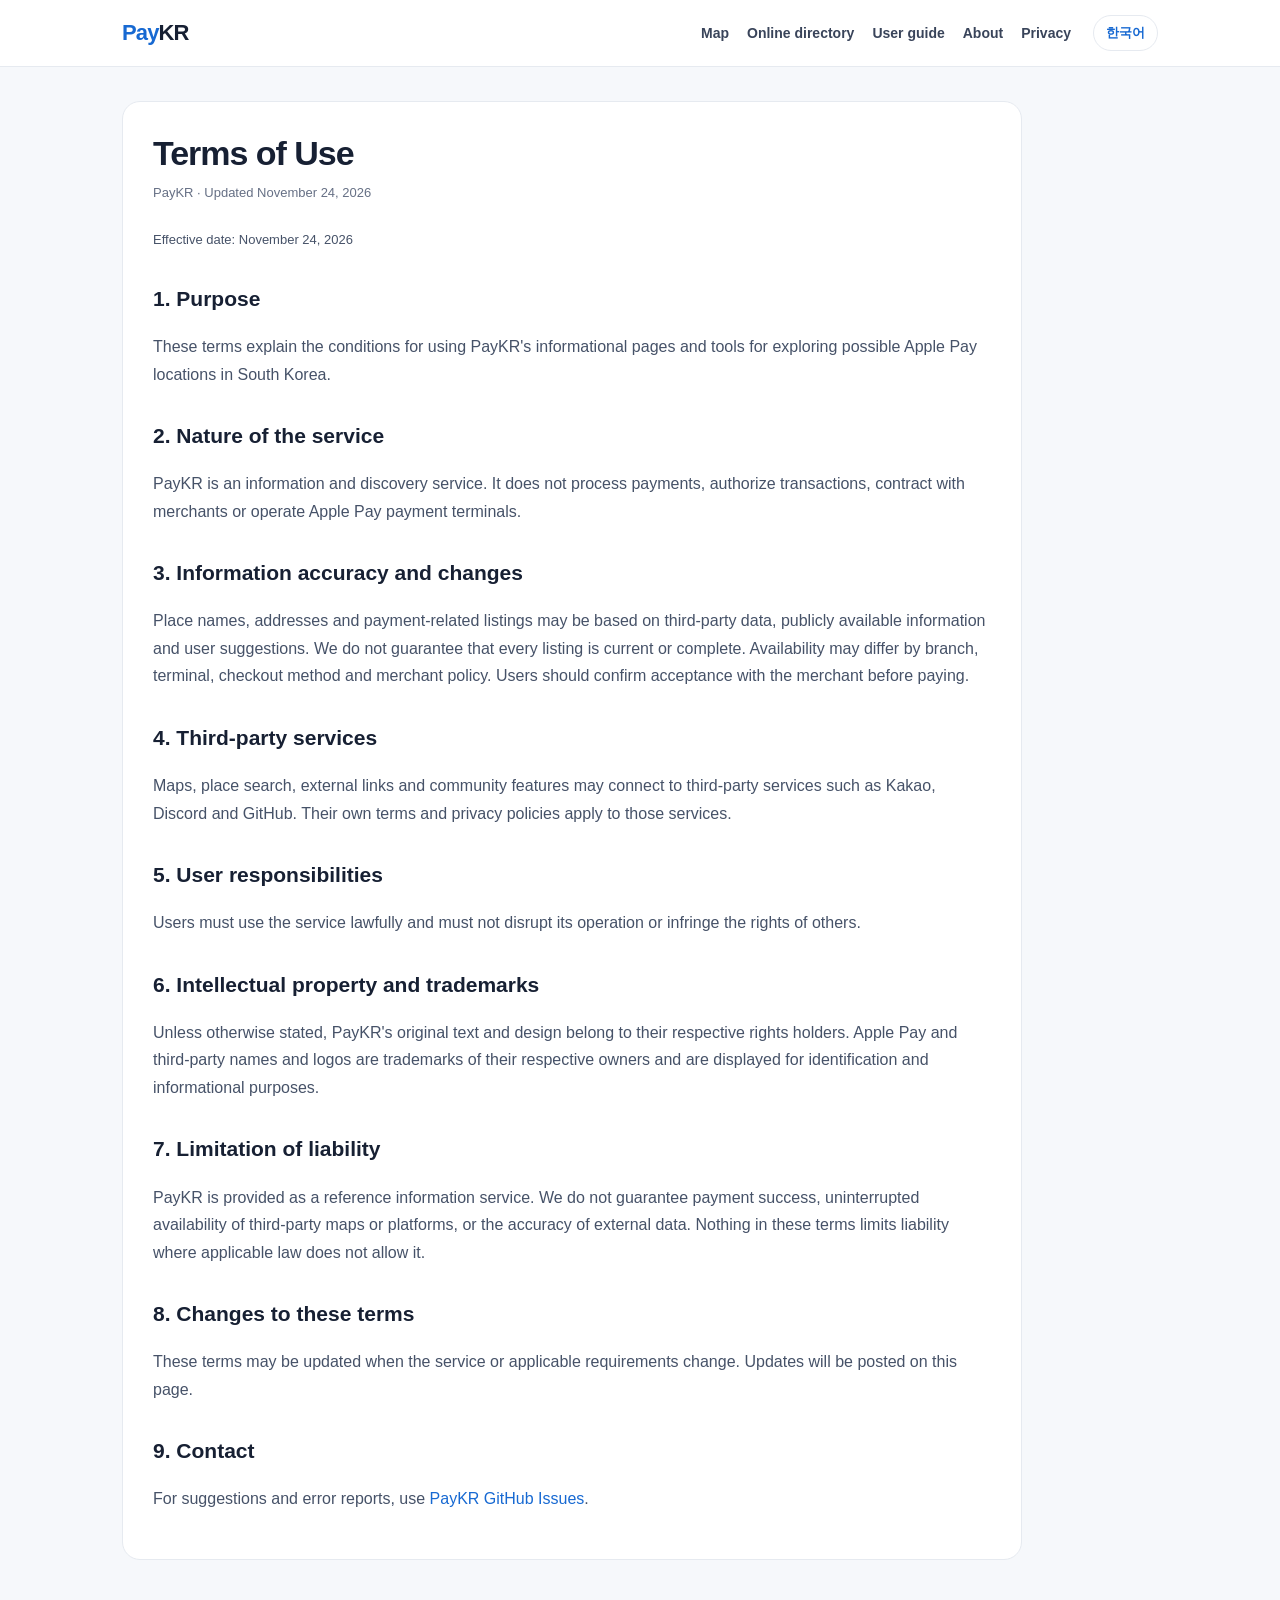
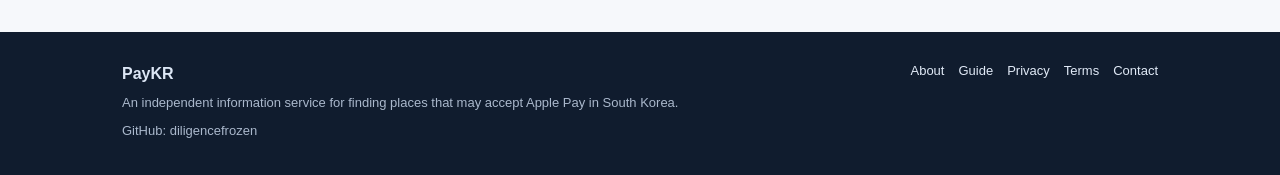
<file: en/terms.html>
<!doctype html>
<html lang="en">
<head>
<meta charset="utf-8">
<meta name="viewport" content="width=device-width, initial-scale=1">
<meta name="description" content="Terms governing use of the PayKR website and its informational listings.">
<meta name="author" content="diligencefrozen">
<meta name="robots" content="index,follow">
<title>Terms of Use | PayKR</title>
<link rel="canonical" href="https://diligencefrozen.github.io/en/terms.html">
<link rel="alternate" hreflang="ko" href="https://diligencefrozen.github.io/terms.html">
<link rel="alternate" hreflang="en" href="https://diligencefrozen.github.io/en/terms.html">
<link rel="alternate" hreflang="x-default" href="https://diligencefrozen.github.io/terms.html">
<link rel="stylesheet" href="/assets/style.css">
<script async src="https://pagead2.googlesyndication.com/pagead/js/adsbygoogle.js?client=ca-pub-3313505766731703"
     crossorigin="anonymous"></script>
</head><a class="skip" href="#main">본문으로 건너뛰기</a>
<header class="site-header"><nav class="nav" aria-label="Main navigation">
<a class="brand" href="/"><span>Pay</span>KR</a><div class="nav-links"><a href="/PayKR/">Map</a><a href="/PayKR/online.html">Online directory</a><a href="/en/guide.html">User guide</a><a href="/en/about.html">About</a><a href="/en/privacy.html">Privacy</a></div><a class="lang" href="/" lang="ko" hreflang="ko">한국어</a>
</nav></header><main id="main"><article class="prose"><h1>Terms of Use</h1><div class="meta">PayKR · Updated November 24, 2026</div><p class="meta">Effective date: November 24, 2026</p>
<h2>1. Purpose</h2><p>These terms explain the conditions for using PayKR's informational pages and tools for exploring possible Apple Pay locations in South Korea.</p>
<h2>2. Nature of the service</h2><p>PayKR is an information and discovery service. It does not process payments, authorize transactions, contract with merchants or operate Apple Pay payment terminals.</p>
<h2>3. Information accuracy and changes</h2><p>Place names, addresses and payment-related listings may be based on third-party data, publicly available information and user suggestions. We do not guarantee that every listing is current or complete. Availability may differ by branch, terminal, checkout method and merchant policy. Users should confirm acceptance with the merchant before paying.</p>
<h2>4. Third-party services</h2><p>Maps, place search, external links and community features may connect to third-party services such as Kakao, Discord and GitHub. Their own terms and privacy policies apply to those services.</p>
<h2>5. User responsibilities</h2><p>Users must use the service lawfully and must not disrupt its operation or infringe the rights of others.</p>
<h2>6. Intellectual property and trademarks</h2><p>Unless otherwise stated, PayKR's original text and design belong to their respective rights holders. Apple Pay and third-party names and logos are trademarks of their respective owners and are displayed for identification and informational purposes.</p>
<h2>7. Limitation of liability</h2><p>PayKR is provided as a reference information service. We do not guarantee payment success, uninterrupted availability of third-party maps or platforms, or the accuracy of external data. Nothing in these terms limits liability where applicable law does not allow it.</p>
<h2>8. Changes to these terms</h2><p>These terms may be updated when the service or applicable requirements change. Updates will be posted on this page.</p>
<h2>9. Contact</h2><p>For suggestions and error reports, use <a href="https://github.com/diligencefrozen/PayKR/issues">PayKR GitHub Issues</a>.</p></article></main><footer class="site-footer"><div class="footer-inner">
<div><strong>PayKR</strong><p>An independent information service for finding places that may accept Apple Pay in South Korea.</p><p>GitHub: diligencefrozen</p></div>
<div class="footer-links"><a href="/en/about.html">About</a><a href="/en/guide.html">Guide</a><a href="/en/privacy.html">Privacy</a><a href="/en/terms.html">Terms</a><a href="/en/contact.html">Contact</a></div>
</div></footer>
</body>
</html>
</file>
<file: assets/style.css>
:root{--ink:#172033;--muted:#667085;--line:#e6eaf0;--blue:#1769d2;--blue-dark:#0e4f9f;--bg:#f6f8fb;--card:#fff;--soft:#edf4ff;--max:1080px}
*{box-sizing:border-box}
html{scroll-behavior:smooth}
body{margin:0;background:var(--bg);color:var(--ink);font-family:Inter,-apple-system,BlinkMacSystemFont,"Segoe UI",Roboto,"Noto Sans KR",Arial,sans-serif;line-height:1.72}
a{color:var(--blue);text-decoration:none}
a:hover{text-decoration:underline}
.skip{position:absolute;left:-9999px;top:8px;background:#fff;padding:10px;z-index:20}
.skip:focus{left:8px}
.site-header{background:#fff;border-bottom:1px solid var(--line);position:sticky;top:0;z-index:10}
.nav{max-width:var(--max);margin:auto;padding:14px 22px;display:flex;align-items:center;gap:22px;flex-wrap:wrap}
.brand{font-weight:800;font-size:22px;letter-spacing:-.04em;color:var(--ink);margin-right:auto}
.brand span{color:var(--blue)}
.nav-links{display:flex;align-items:center;gap:18px;flex-wrap:wrap;font-size:14px;font-weight:600}
.nav-links a{color:#39445a}
.lang{border:1px solid var(--line);border-radius:999px;padding:6px 12px;font-size:13px;font-weight:700;background:#fff}
main{max-width:var(--max);margin:0 auto;padding:34px 22px 72px}
.hero{background:linear-gradient(135deg,#10294b,#174f8e 65%,#2d76c9);color:white;border-radius:26px;padding:54px 48px;margin:14px 0 30px;box-shadow:0 16px 40px rgba(22,61,112,.13)}
.eyebrow{font-size:12px;font-weight:800;letter-spacing:.12em;text-transform:uppercase;color:#bcd8ff}
.hero h1{font-size:clamp(30px,5vw,48px);line-height:1.18;letter-spacing:-.04em;margin:12px 0 16px;max-width:760px}
.hero p{font-size:17px;color:#e6f0ff;max-width:720px;margin:0 0 24px}
.actions{display:flex;gap:12px;flex-wrap:wrap}
.button{display:inline-flex;align-items:center;justify-content:center;padding:12px 19px;border-radius:12px;font-weight:750;background:#fff;color:#164d8a;border:1px solid #fff}
.button.primary{background:#fff;color:#164d8a}
.button.ghost{background:transparent;color:#fff;border-color:rgba(255,255,255,.55)}
.button:hover{text-decoration:none;transform:translateY(-1px)}
.grid{display:grid;grid-template-columns:repeat(3,minmax(0,1fr));gap:16px;margin:20px 0 30px}
.card{background:var(--card);border:1px solid var(--line);border-radius:18px;padding:22px;box-shadow:0 5px 18px rgba(25,42,70,.035)}
.card h2,.card h3{margin:0 0 8px;line-height:1.35}
.card p{margin:0;color:var(--muted)}
.section{margin:42px 0}
.section h2{font-size:26px;letter-spacing:-.03em;margin:0 0 12px}
.lead{font-size:17px;color:#4c5870;max-width:820px}
.steps{counter-reset:step;display:grid;grid-template-columns:repeat(3,minmax(0,1fr));gap:14px}
.step{background:#fff;border:1px solid var(--line);border-radius:16px;padding:20px}
.step:before{counter-increment:step;content:counter(step);display:inline-grid;place-items:center;width:30px;height:30px;border-radius:50%;background:var(--soft);color:var(--blue);font-weight:800;margin-bottom:12px}
.pills{display:flex;gap:9px;flex-wrap:wrap;margin:16px 0}
.pill{border:1px solid #dce5f2;background:#fff;border-radius:999px;padding:7px 12px;font-size:13px;font-weight:650;color:#39445a}
.note{border-left:4px solid #e5a000;background:#fff9e9;padding:16px 18px;border-radius:0 12px 12px 0;color:#5b4b24}
.prose{background:#fff;border:1px solid var(--line);border-radius:18px;padding:30px;max-width:900px}
.prose h1{font-size:34px;line-height:1.25;margin:0 0 8px;letter-spacing:-.03em}
.prose h2{font-size:21px;margin:30px 0 8px}
.prose h3{font-size:17px;margin:22px 0 6px}
.prose p,.prose li{color:#465268}
.prose ul,.prose ol{padding-left:22px}
.meta{color:var(--muted);font-size:13px;margin-bottom:24px}
.faq{padding:18px 0;border-bottom:1px solid var(--line)}
.faq:last-child{border-bottom:0}
.faq h3{margin:0 0 5px}
.site-footer{background:#101c2e;color:#dce6f5}
.footer-inner{max-width:var(--max);margin:auto;padding:28px 22px;display:flex;justify-content:space-between;gap:24px;flex-wrap:wrap}
.footer-inner p{margin:5px 0;color:#aab8cc;font-size:13px}
.footer-links{display:flex;gap:14px;flex-wrap:wrap;font-size:13px}
.footer-links a{color:#e1eaf7}
.small{font-size:13px;color:var(--muted)}
@media(max-width:760px){.nav{gap:12px}.nav-links{order:3;width:100%;gap:13px}.hero{padding:34px 24px;border-radius:20px}.grid,.steps{grid-template-columns:1fr}main{padding:22px 15px 54px}.prose{padding:22px 18px}.prose h1{font-size:29px}}
</file>
